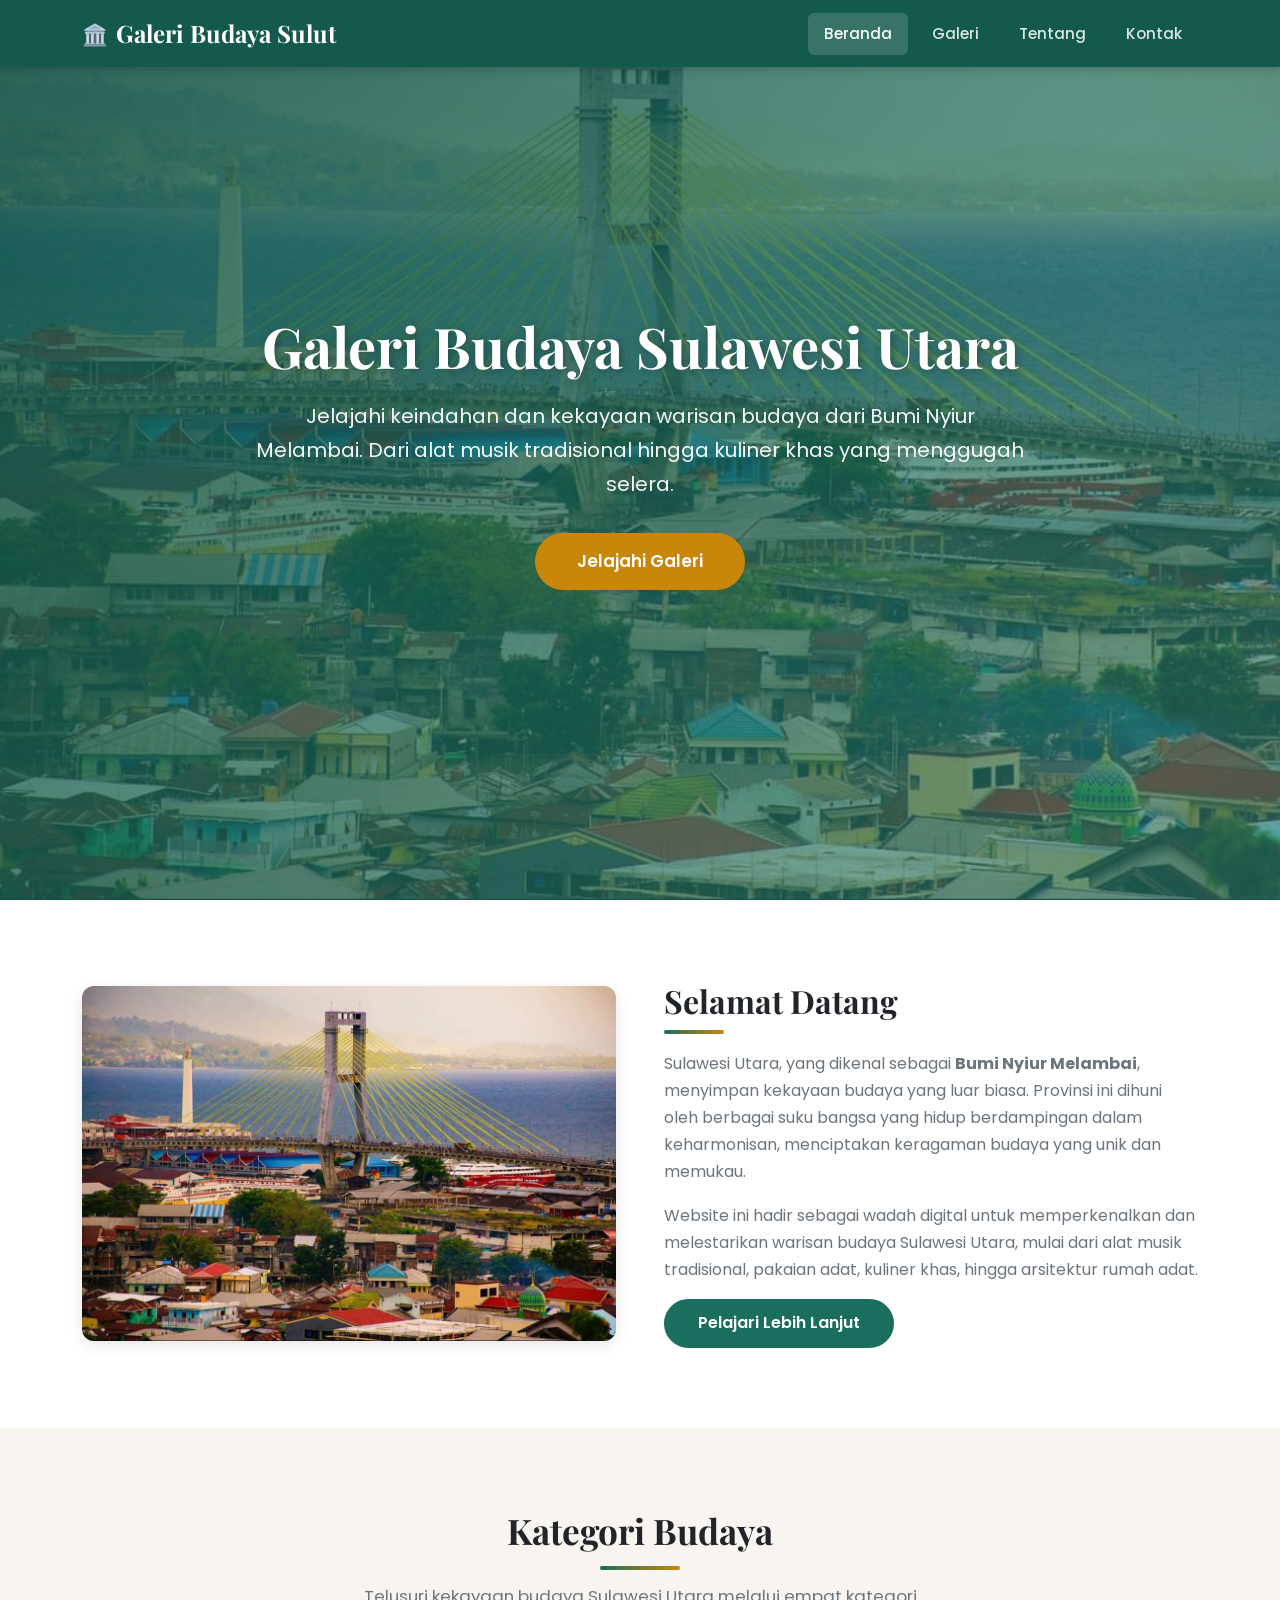
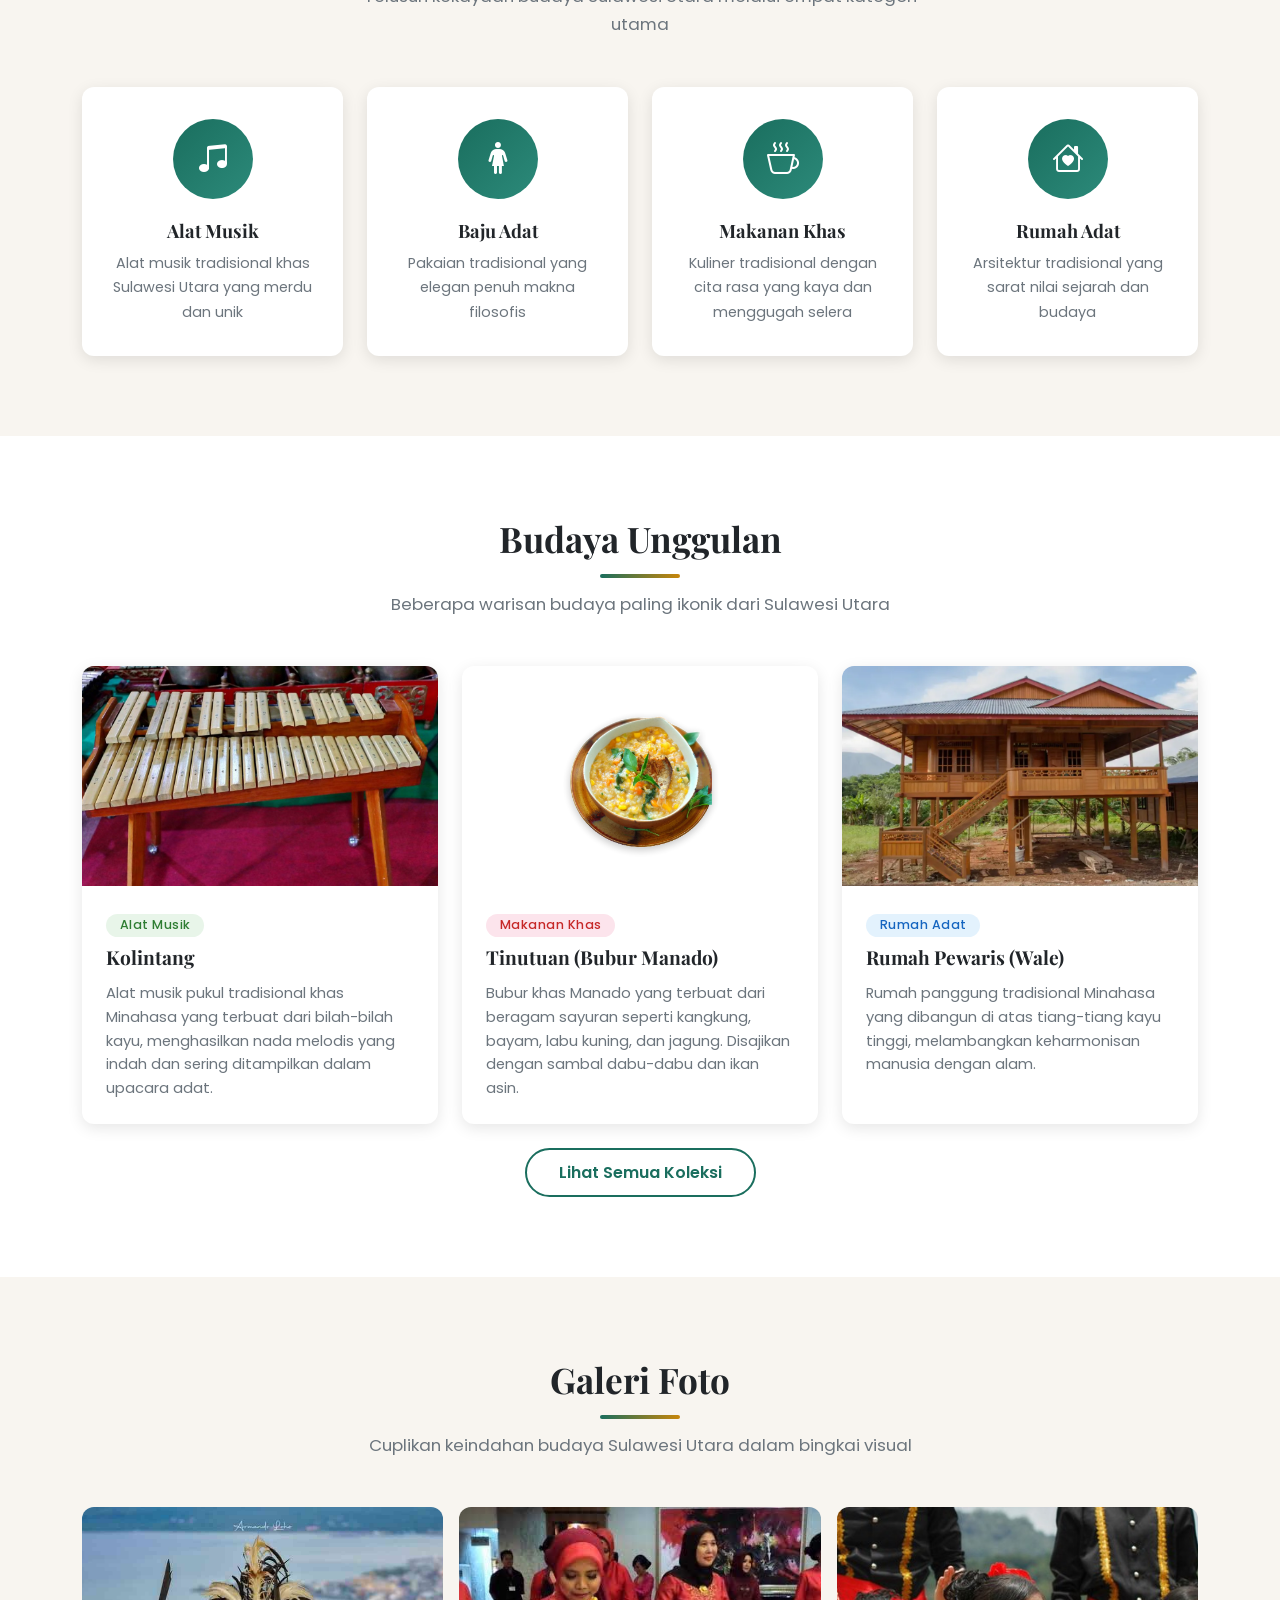
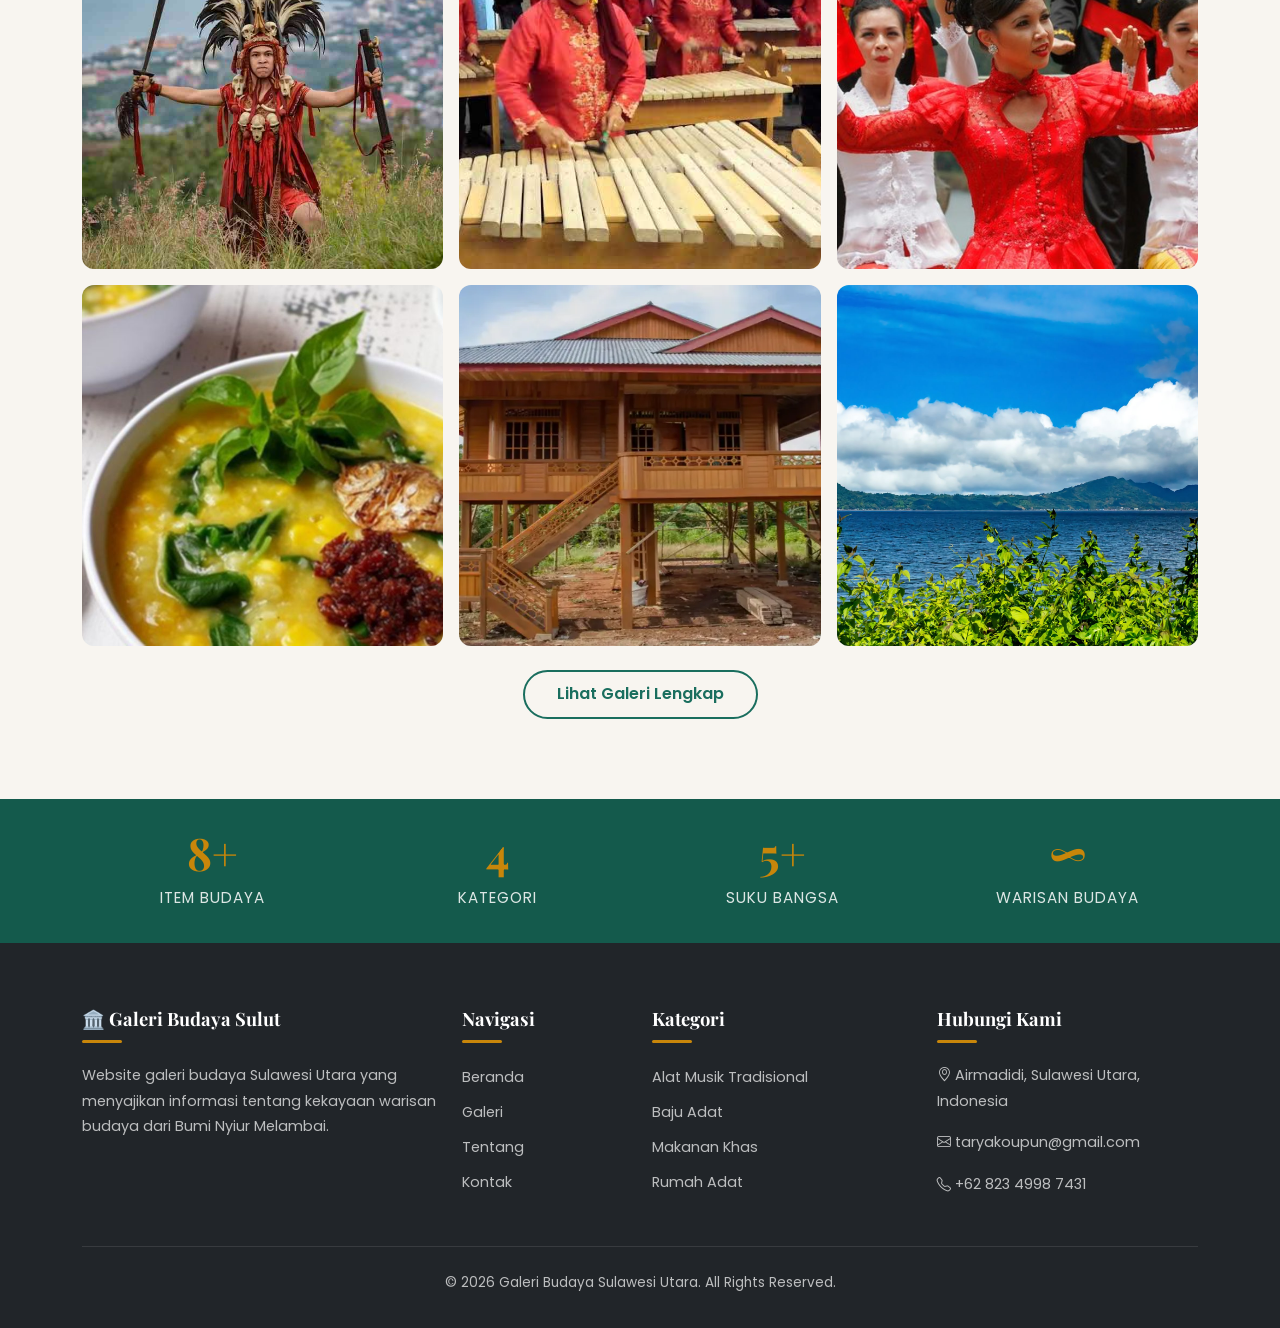
<file: index.html>
<!DOCTYPE html>
<html lang="id">
<head>
  <meta charset="UTF-8">
  <meta name="viewport" content="width=device-width, initial-scale=1.0">
  <meta name="description" content="Galeri Budaya Sulawesi Utara - Jelajahi kekayaan budaya, alat musik, baju adat, makanan khas, dan rumah adat Sulawesi Utara.">
  <title>Beranda | Galeri Budaya Sulawesi Utara</title>

  <!-- Font Google -->
  <link rel="preconnect" href="https://fonts.googleapis.com">
  <link rel="preconnect" href="https://fonts.gstatic.com" crossorigin>
  <link href="https://fonts.googleapis.com/css2?family=Playfair+Display:wght@400;600;700&family=Poppins:wght@300;400;500;600&display=swap" rel="stylesheet">

  <!-- CSS Bootstrap 5 -->
  <link href="https://cdn.jsdelivr.net/npm/bootstrap@5.3.3/dist/css/bootstrap.min.css" rel="stylesheet">

  <!-- Ikon Bootstrap -->
  <link href="https://cdn.jsdelivr.net/npm/bootstrap-icons@1.11.3/font/bootstrap-icons.min.css" rel="stylesheet">

  <!-- CSS kustom -->
  <link rel="stylesheet" href="css/style.css">
</head>
<body>

  <!-- BILAH NAVIGASI -->
  <header>
    <nav class="navbar-custom" role="navigation" aria-label="Navigasi utama">
      <div class="container navbar-container">
        <a class="navbar-brand" href="index.html">
          <span class="navbar-brand-icon">🏛️</span> Galeri Budaya Sulut
        </a>
        <input type="checkbox" id="nav-check" class="nav-check" aria-hidden="true">
        <label for="nav-check" class="nav-toggle" aria-label="Buka menu navigasi">
          <span class="hamburger-icon"></span>
        </label>
        <div class="nav-menu">
          <a href="index.html" class="nav-link active">Beranda</a>
          <a href="galeri.html" class="nav-link">Galeri</a>
          <a href="tentang.html" class="nav-link">Tentang</a>
          <a href="kontak.html" class="nav-link">Kontak</a>
        </div>
      </div>
    </nav>
  </header>

  <!--  BAGIAN BANNER UTAMA  -->
  <section class="hero" style="background-image: url('img/Hero.jpg');">
    <div class="hero-overlay">
      <div class="container">
        <div class="hero-content">
          <h1>Galeri Budaya Sulawesi Utara</h1>
          <p>Jelajahi keindahan dan kekayaan warisan budaya dari Bumi Nyiur Melambai. Dari alat musik tradisional hingga kuliner khas yang menggugah selera.</p>
          <a href="galeri.html" class="btn btn-hero">Jelajahi Galeri</a>
        </div>
      </div>
    </div>
  </section>

  <main>

    <!--BAGIAN 1: SELAMAT DATANG -->
    <section class="section" id="selamat-datang">
      <div class="container">
        <div class="row align-items-center g-5">
          <div class="col-lg-6">
            <div class="about-image">

              <img src="img/Hero.jpg" alt="Kebudayaan Sulawesi Utara" class="img-fluid">
            </div>
          </div>
          <div class="col-lg-6">
            <div class="about-text">
              <h2>Selamat Datang</h2>
              <p>Sulawesi Utara, yang dikenal sebagai <strong>Bumi Nyiur Melambai</strong>, menyimpan kekayaan budaya yang luar biasa. Provinsi ini dihuni oleh berbagai suku bangsa yang hidup berdampingan dalam keharmonisan, menciptakan keragaman budaya yang unik dan memukau.</p>
              <p>Website ini hadir sebagai wadah digital untuk memperkenalkan dan melestarikan warisan budaya Sulawesi Utara, mulai dari alat musik tradisional, pakaian adat, kuliner khas, hingga arsitektur rumah adat.</p>
              <a href="tentang.html" class="btn btn-primary-custom">Pelajari Lebih Lanjut</a>
            </div>
          </div>
        </div>
      </div>
    </section>

    <!-- BAGIAN 2: KATEGORI BUDAYA -->
    <section class="section section-light" id="kategori">
      <div class="container">
        <h2 class="section-title">Kategori Budaya</h2>
        <p class="section-subtitle">Telusuri kekayaan budaya Sulawesi Utara melalui empat kategori utama</p>
        <div class="row g-4">
          <!-- Kategori 1: Alat Musik -->
          <div class="col-lg-3 col-md-6">
            <div class="category-card">
              <div class="category-card-icon">
                <i class="bi bi-music-note-beamed"></i>
              </div>
              <h4>Alat Musik</h4>
              <p>Alat musik tradisional khas Sulawesi Utara yang merdu dan unik</p>
            </div>
          </div>
          <!-- Kategori 2: Baju Adat -->
          <div class="col-lg-3 col-md-6">
            <div class="category-card">
              <div class="category-card-icon">
                <i class="bi bi-person-standing-dress"></i>
              </div>
              <h4>Baju Adat</h4>
              <p>Pakaian tradisional yang elegan penuh makna filosofis</p>
            </div>
          </div>
          <!-- Kategori 3: Makanan -->
          <div class="col-lg-3 col-md-6">
            <div class="category-card">
              <div class="category-card-icon">
                <i class="bi bi-cup-hot"></i>
              </div>
              <h4>Makanan Khas</h4>
              <p>Kuliner tradisional dengan cita rasa yang kaya dan menggugah selera</p>
            </div>
          </div>
          <!-- Kategori 4: Rumah Adat -->
          <div class="col-lg-3 col-md-6">
            <div class="category-card">
              <div class="category-card-icon">
                <i class="bi bi-house-heart"></i>
              </div>
              <h4>Rumah Adat</h4>
              <p>Arsitektur tradisional yang sarat nilai sejarah dan budaya</p>
            </div>
          </div>
        </div>
      </div>
    </section>

    <!-- BAGIAN 3: BUDAYA UNGGULAN -->
    <section class="section" id="unggulan">
      <div class="container">
        <h2 class="section-title">Budaya Unggulan</h2>
        <p class="section-subtitle">Beberapa warisan budaya paling ikonik dari Sulawesi Utara</p>
        <div class="row g-4">
          <!-- Item 1: Kolintang -->
          <div class="col-lg-4 col-md-6">
            <article class="card card-custom">
              <div class="card-img-wrapper">
                
                <img src="img/Ko.jpeg" class="card-img-top" alt="Alat musik Kolintang">
              </div>
              <div class="card-body">
                <span class="badge badge-category badge-musik mb-2">Alat Musik</span>
                <h5 class="card-title">Kolintang</h5>
                <p class="card-text">Alat musik pukul tradisional khas Minahasa yang terbuat dari bilah-bilah kayu, menghasilkan nada melodis yang indah dan sering ditampilkan dalam upacara adat.</p>
              </div>
            </article>
          </div>
          <!-- Item 2: Tinutuan -->
          <div class="col-lg-4 col-md-6">
            <article class="card card-custom">
              <div class="card-img-wrapper">
                
                <img src="img/Tinutuan.png" class="card-img-top" alt="Makanan Tinutuan atau Bubur Manado">
              </div>
              <div class="card-body">
                <span class="badge badge-category badge-makanan mb-2">Makanan Khas</span>
                <h5 class="card-title">Tinutuan (Bubur Manado)</h5>
                <p class="card-text">Bubur khas Manado yang terbuat dari beragam sayuran seperti kangkung, bayam, labu kuning, dan jagung. Disajikan dengan sambal dabu-dabu dan ikan asin.</p>
              </div>
            </article>
          </div>
          <!-- Item 3: Rumah Pewaris -->
          <div class="col-lg-4 col-md-6">
            <article class="card card-custom">
              <div class="card-img-wrapper">
                
                <img src="img/rumah pewaris.webp" class="card-img-top" alt="Rumah Pewaris Wale Minahasa">
              </div>
              <div class="card-body">
                <span class="badge badge-category badge-rumah mb-2">Rumah Adat</span>
                <h5 class="card-title">Rumah Pewaris (Wale)</h5>
                <p class="card-text">Rumah panggung tradisional Minahasa yang dibangun di atas tiang-tiang kayu tinggi, melambangkan keharmonisan manusia dengan alam.</p>
              </div>
            </article>
          </div>
        </div>
        <div class="text-center mt-4">
          <a href="galeri.html" class="btn btn-outline-custom">Lihat Semua Koleksi</a>
        </div>
      </div>
    </section>

    <!--BAGIAN 4: GALERI FOTO-->
    <section class="section section-light" id="galeri-preview">
      <div class="container">
        <h2 class="section-title">Galeri Foto</h2>
        <p class="section-subtitle">Cuplikan keindahan budaya Sulawesi Utara dalam bingkai visual</p>
        <div class="gallery-grid">
          <!-- Item galeri 1 -->
          <div class="gallery-item">
            
            <img src="img/Kabasaran.jpeg" alt="Tari Kabasaran">
            <div class="gallery-item-overlay">
              <p>Tari Kabasaran</p>
            </div>
          </div>
          <!-- Item galeri 2 -->
          <div class="gallery-item">
            <img src="img/Pertunjukan kolintang.jpg" alt="Pertunjukan Kolintang">
            <div class="gallery-item-overlay">
              <p>Pertunjukan Kolintang</p>
            </div>
          </div>
          <!-- Item galeri 3 -->
          <div class="gallery-item">
            <img src="img/Pakaian adat.jpeg" alt="Pakaian Adat Minahasa">
            <div class="gallery-item-overlay">
              <p>Pakaian Adat Minahasa</p>
            </div>
          </div>
          <!-- Item galeri 4 -->
          <div class="gallery-item">
            <img src="img/Kuliner.png" alt="Kuliner Khas Sulut">
            <div class="gallery-item-overlay">
              <p>Kuliner Khas Sulut</p>
            </div>
          </div>
          <!-- Item galeri 5 -->
          <div class="gallery-item">
            <img src="img/rumah pewaris.webp" alt="Rumah Adat Minahasa">
            <div class="gallery-item-overlay">
              <p>Rumah Adat Minahasa</p>
            </div>
          </div>
          <!-- Item galeri 6 -->
          <div class="gallery-item">
            <img src="img/danautondano.png" alt="Panorama Danau Tondano">
            <div class="gallery-item-overlay">
              <p>Panorama Danau Tondano</p>
            </div>
          </div>
        </div>
        <div class="text-center mt-4">
          <a href="galeri.html" class="btn btn-outline-custom">Lihat Galeri Lengkap</a>
        </div>
      </div>
    </section>

    <!-- BAGIAN STATISTIK-->
    <section class="stats-section">
      <div class="container">
        <div class="row text-center">
          <div class="col-md-3 col-6">
            <div class="stat-item">
              <span class="stat-number">8+</span>
              <span class="stat-label">Item Budaya</span>
            </div>
          </div>
          <div class="col-md-3 col-6">
            <div class="stat-item">
              <span class="stat-number">4</span>
              <span class="stat-label">Kategori</span>
            </div>
          </div>
          <div class="col-md-3 col-6">
            <div class="stat-item">
              <span class="stat-number">5+</span>
              <span class="stat-label">Suku Bangsa</span>
            </div>
          </div>
          <div class="col-md-3 col-6">
            <div class="stat-item">
              <span class="stat-number">∞</span>
              <span class="stat-label">Warisan Budaya</span>
            </div>
          </div>
        </div>
      </div>
    </section>

  </main>

  <!--KAKI HALAMAN-->
  <footer class="footer">
    <div class="container">
      <div class="row g-4">
        <!-- Kaki halaman: Tentang -->
        <div class="col-lg-4 col-md-6">
          <h5>🏛️ Galeri Budaya Sulut</h5>
          <p>Website galeri budaya Sulawesi Utara yang menyajikan informasi tentang kekayaan warisan budaya dari Bumi Nyiur Melambai.</p>
        </div>
        <!-- Kaki halaman: Navigasi -->
        <div class="col-lg-2 col-md-6">
          <h5>Navigasi</h5>
          <ul class="footer-links">
            <li><a href="index.html">Beranda</a></li>
            <li><a href="galeri.html">Galeri</a></li>
            <li><a href="tentang.html">Tentang</a></li>
            <li><a href="kontak.html">Kontak</a></li>
          </ul>
        </div>
        <!-- Kaki halaman: Kategori -->
        <div class="col-lg-3 col-md-6">
          <h5>Kategori</h5>
          <ul class="footer-links">
            <li><a href="galeri.html#alat-musik">Alat Musik Tradisional</a></li>
            <li><a href="galeri.html#baju-adat">Baju Adat</a></li>
            <li><a href="galeri.html#makanan">Makanan Khas</a></li>
            <li><a href="galeri.html#rumah-adat">Rumah Adat</a></li>
          </ul>
        </div>
        <!-- Kaki halaman: Kontak -->
        <div class="col-lg-3 col-md-6">
          <h5>Hubungi Kami</h5>
          <p><i class="bi bi-geo-alt"></i> Airmadidi, Sulawesi Utara, Indonesia</p>
          <p><i class="bi bi-envelope"></i> taryakoupun@gmail.com</p>
          <p><i class="bi bi-telephone"></i> +62 823 4998 7431</p>
        </div>
      </div>
      <div class="footer-bottom">
        <p>&copy; 2026 Galeri Budaya Sulawesi Utara. All Rights Reserved.</p>
      </div>
    </div>
  </footer>

</body>
</html>
</file>
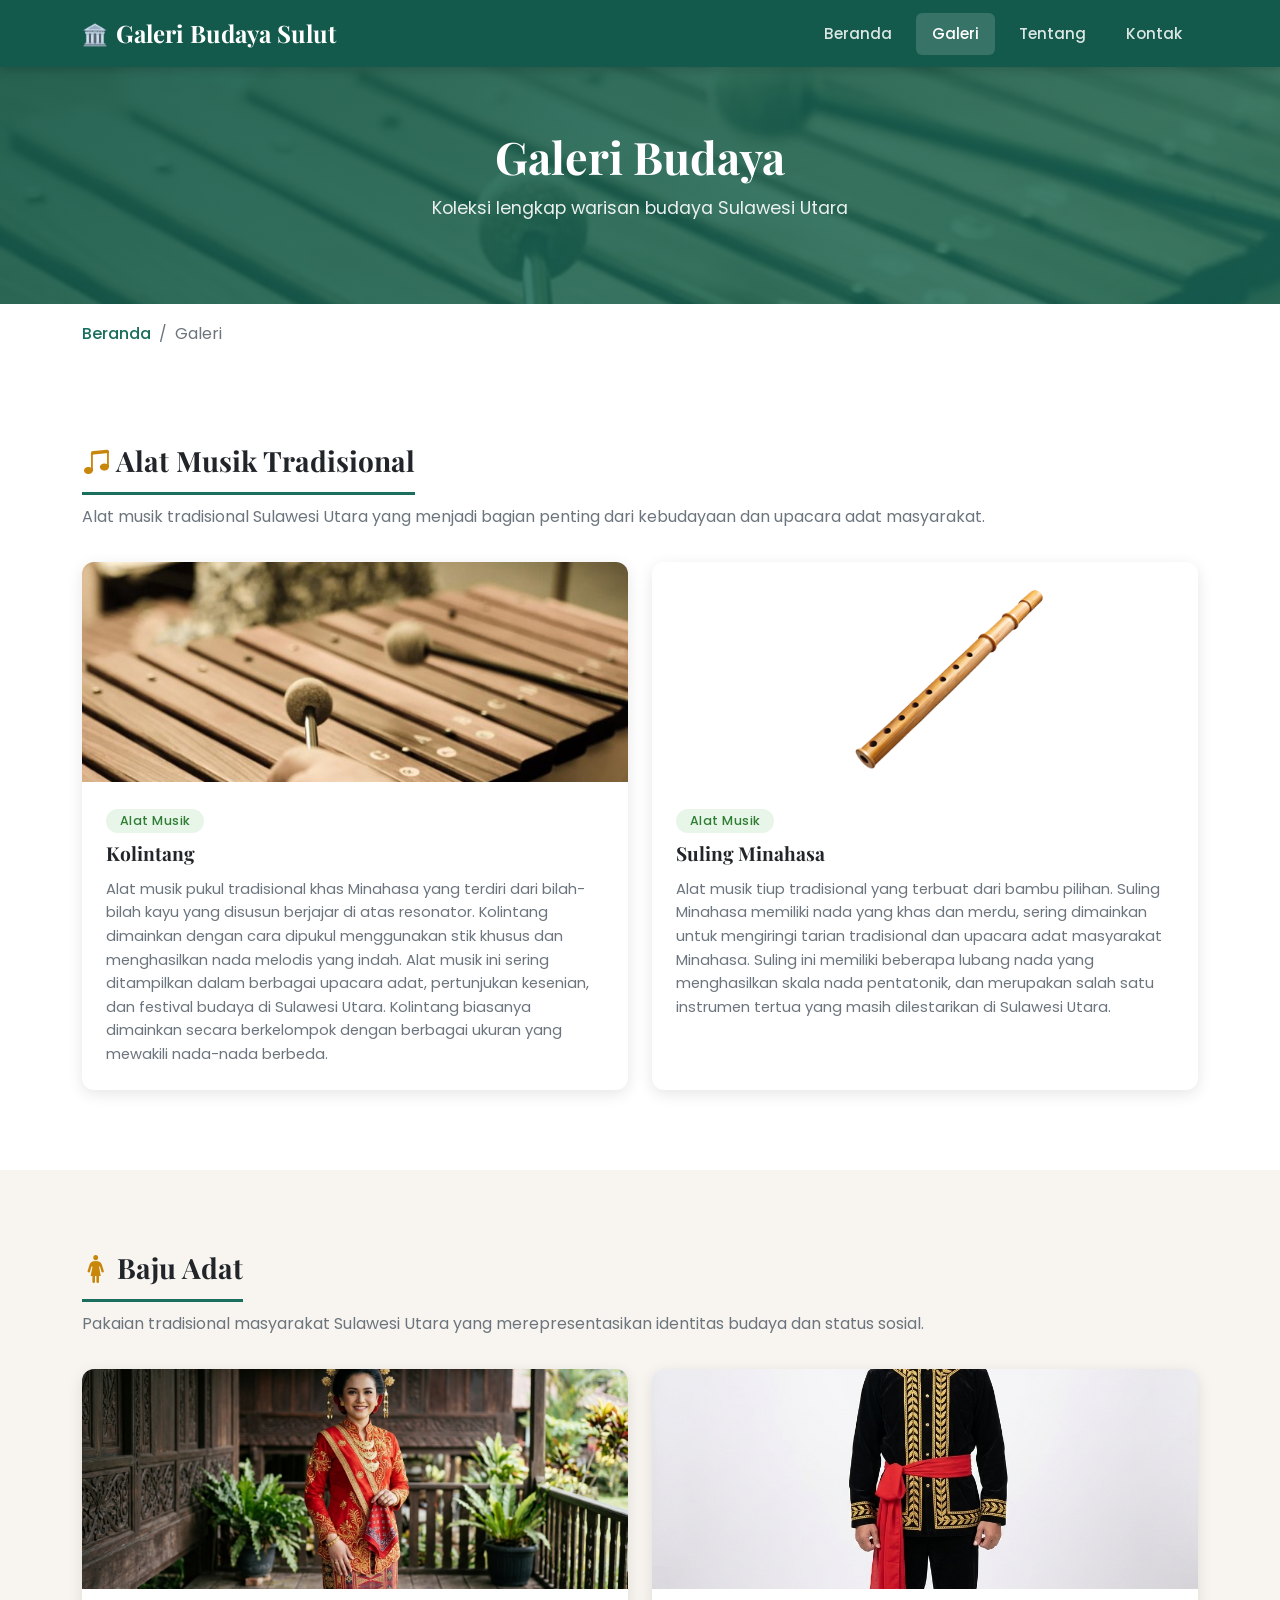
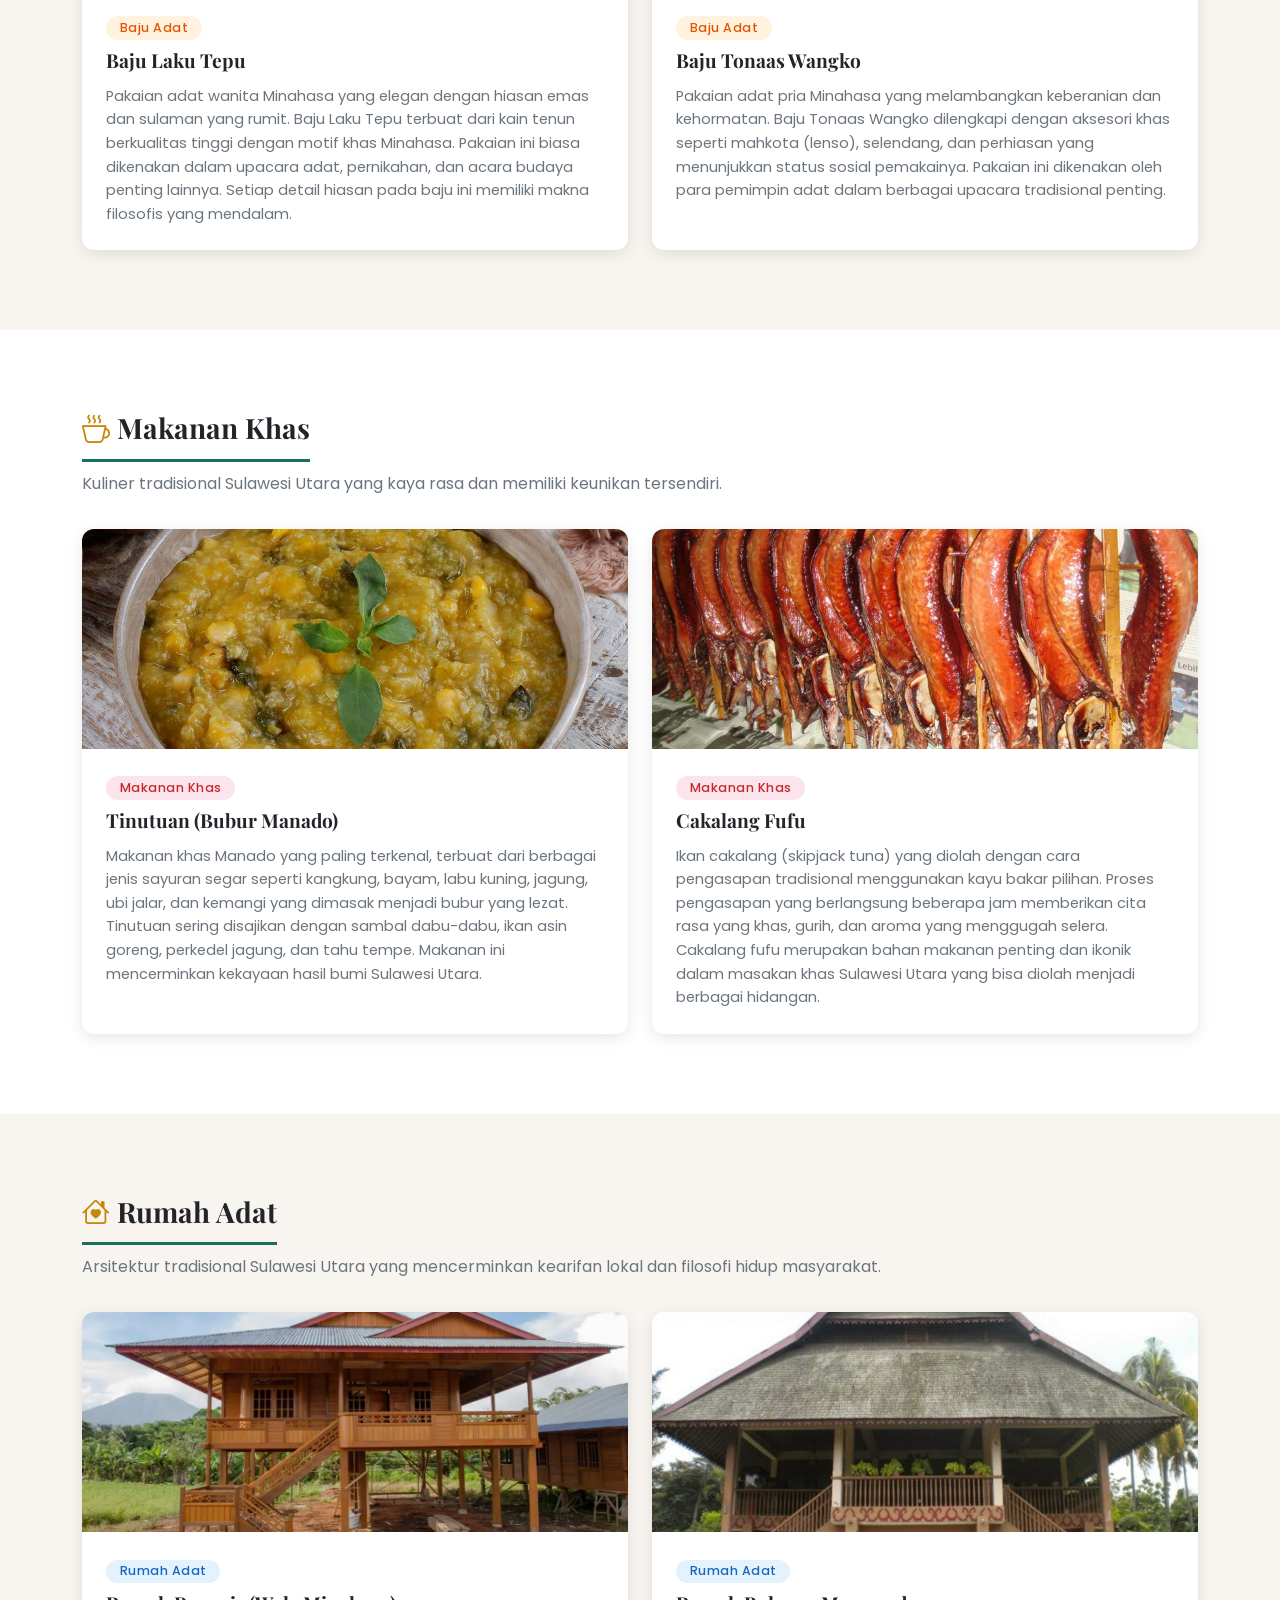
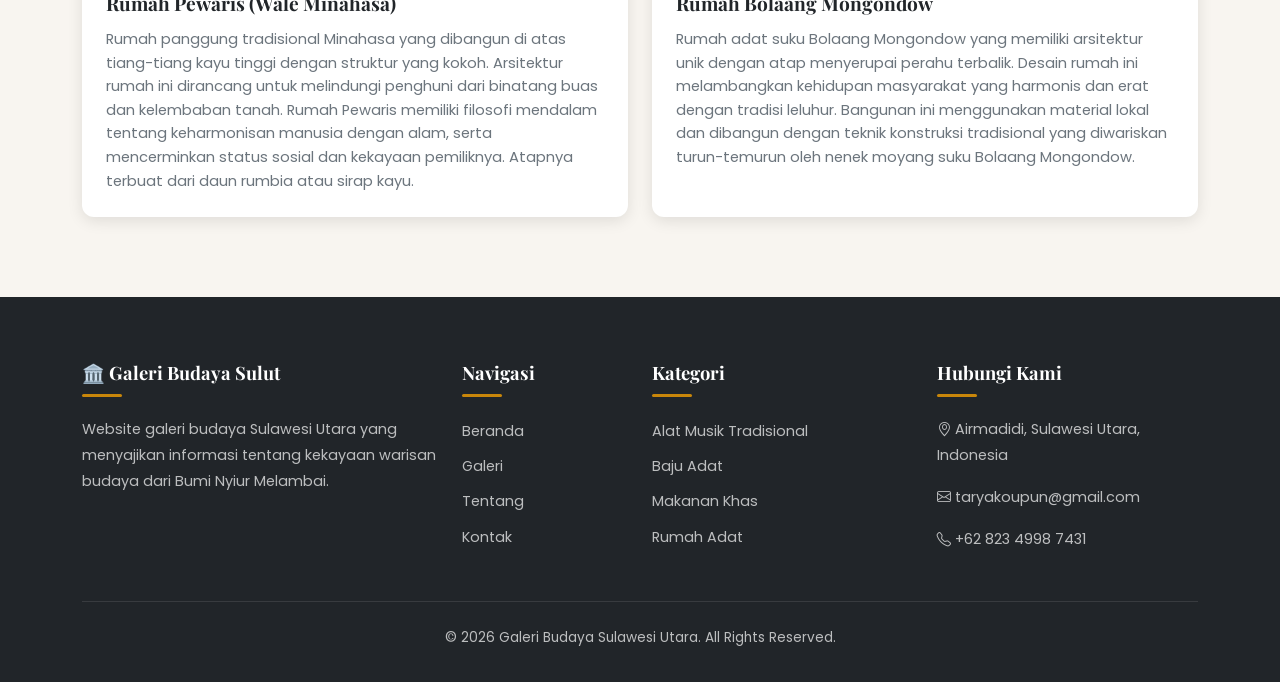
<file: galeri.html>
<!DOCTYPE html>
<html lang="id">
<head>
  <meta charset="UTF-8">
  <meta name="viewport" content="width=device-width, initial-scale=1.0">
  <meta name="description" content="Galeri lengkap budaya Sulawesi Utara - Alat Musik, Baju Adat, Makanan Khas, dan Rumah Adat.">
  <title>Galeri | Galeri Budaya Sulawesi Utara</title>

  <!-- Font Google -->
  <link rel="preconnect" href="https://fonts.googleapis.com">
  <link rel="preconnect" href="https://fonts.gstatic.com" crossorigin>
  <link href="https://fonts.googleapis.com/css2?family=Playfair+Display:wght@400;600;700&family=Poppins:wght@300;400;500;600&display=swap" rel="stylesheet">

  <!-- CSS Bootstrap 5 -->
  <link href="https://cdn.jsdelivr.net/npm/bootstrap@5.3.3/dist/css/bootstrap.min.css" rel="stylesheet">

  <!-- Ikon Bootstrap -->
  <link href="https://cdn.jsdelivr.net/npm/bootstrap-icons@1.11.3/font/bootstrap-icons.min.css" rel="stylesheet">

  <!-- CSS kustom -->
  <link rel="stylesheet" href="css/style.css">
</head>
<body>

  <!--BILAH NAVIGASI-->
  <header>
    <nav class="navbar-custom" role="navigation" aria-label="Navigasi utama">
      <div class="container navbar-container">
        <a class="navbar-brand" href="index.html">
          <span class="navbar-brand-icon">🏛️</span> Galeri Budaya Sulut
        </a>
        <input type="checkbox" id="nav-check" class="nav-check" aria-hidden="true">
        <label for="nav-check" class="nav-toggle" aria-label="Buka menu navigasi">
          <span class="hamburger-icon"></span>
        </label>
        <div class="nav-menu">
          <a href="index.html" class="nav-link">Beranda</a>
          <a href="galeri.html" class="nav-link active">Galeri</a>
          <a href="tentang.html" class="nav-link">Tentang</a>
          <a href="kontak.html" class="nav-link">Kontak</a>
        </div>
      </div>
    </nav>
  </header>

 
  <section class="page-banner" style="background-image: url(img/Kolintang_.jpeg);">
    <div class="page-banner-overlay"></div>
    <div class="container">
      <div class="page-banner-content">
        <h1>Galeri Budaya</h1>
        <p>Koleksi lengkap warisan budaya Sulawesi Utara</p>
      </div>
    </div>
  </section>

  <main>

    <!-- Jejak navigasi -->
    <div class="breadcrumb-custom">
      <div class="container">
        <nav aria-label="breadcrumb">
          <ol class="breadcrumb">
            <li class="breadcrumb-item"><a href="index.html">Beranda</a></li>
            <li class="breadcrumb-item active" aria-current="page">Galeri</li>
          </ol>
        </nav>
      </div>
    </div>

    <!--KATEGORI 1: ALAT MUSIK TRADISIONAL-->
    <section class="section" id="alat-musik">
      <div class="container">
        <h2 class="category-title"><i class="bi bi-music-note-beamed text-secondary-custom"></i> Alat Musik Tradisional</h2>
        <p class="category-description">Alat musik tradisional Sulawesi Utara yang menjadi bagian penting dari kebudayaan dan upacara adat masyarakat.</p>
        <div class="row g-4">
          <!-- Item 1: Kolintang -->
          <div class="col-lg-6 col-md-6">
            <article class="card card-custom">
              <div class="card-img-wrapper">
               
                <img src="img/Kolintang_.jpeg" class="card-img-top" alt="Alat musik Kolintang">
              </div>
              <div class="card-body">
                <span class="badge badge-category badge-musik mb-2">Alat Musik</span>
                <h5 class="card-title">Kolintang</h5>
                <p class="card-text">Alat musik pukul tradisional khas Minahasa yang terdiri dari bilah-bilah kayu yang disusun berjajar di atas resonator. Kolintang dimainkan dengan cara dipukul menggunakan stik khusus dan menghasilkan nada melodis yang indah. Alat musik ini sering ditampilkan dalam berbagai upacara adat, pertunjukan kesenian, dan festival budaya di Sulawesi Utara. Kolintang biasanya dimainkan secara berkelompok dengan berbagai ukuran yang mewakili nada-nada berbeda.</p>
              </div>
            </article>
          </div>
          <!-- Item 2: Suling Minahasa -->
          <div class="col-lg-6 col-md-6">
            <article class="card card-custom">
              <div class="card-img-wrapper">
                
                <img src="img/Suling minahasa.png" class="card-img-top" alt="Suling Minahasa">
              </div>
              <div class="card-body">
                <span class="badge badge-category badge-musik mb-2">Alat Musik</span>
                <h5 class="card-title">Suling Minahasa</h5>
                <p class="card-text">Alat musik tiup tradisional yang terbuat dari bambu pilihan. Suling Minahasa memiliki nada yang khas dan merdu, sering dimainkan untuk mengiringi tarian tradisional dan upacara adat masyarakat Minahasa. Suling ini memiliki beberapa lubang nada yang menghasilkan skala nada pentatonik, dan merupakan salah satu instrumen tertua yang masih dilestarikan di Sulawesi Utara.</p>
              </div>
            </article>
          </div>
        </div>
      </div>
    </section>

    <!--KATEGORI 2: BAJU ADAT-->
    <section class="section section-light" id="baju-adat">
      <div class="container">
        <h2 class="category-title"><i class="bi bi-person-standing-dress text-secondary-custom"></i> Baju Adat</h2>
        <p class="category-description">Pakaian tradisional masyarakat Sulawesi Utara yang merepresentasikan identitas budaya dan status sosial.</p>
        <div class="row g-4">
          <!-- Item 3: Baju Laku Tepu -->
          <div class="col-lg-6 col-md-6">
            <article class="card card-custom">
              <div class="card-img-wrapper">
                
                <img src="img/Lakutepu.jpg" class="card-img-top" alt="Baju adat Laku Tepu">
              </div>
              <div class="card-body">
                <span class="badge badge-category badge-pakaian mb-2">Baju Adat</span>
                <h5 class="card-title">Baju Laku Tepu</h5>
                <p class="card-text">Pakaian adat wanita Minahasa yang elegan dengan hiasan emas dan sulaman yang rumit. Baju Laku Tepu terbuat dari kain tenun berkualitas tinggi dengan motif khas Minahasa. Pakaian ini biasa dikenakan dalam upacara adat, pernikahan, dan acara budaya penting lainnya. Setiap detail hiasan pada baju ini memiliki makna filosofis yang mendalam.</p>
              </div>
            </article>
          </div>
          <!-- Item 4: Baju Tonaas Wangko -->
          <div class="col-lg-6 col-md-6">
            <article class="card card-custom">
              <div class="card-img-wrapper">
                
                <img src="img/Tonaaswangko.jpg" class="card-img-top" alt="Baju adat Tonaas Wangko">
              </div>
              <div class="card-body">
                <span class="badge badge-category badge-pakaian mb-2">Baju Adat</span>
                <h5 class="card-title">Baju Tonaas Wangko</h5>
                <p class="card-text">Pakaian adat pria Minahasa yang melambangkan keberanian dan kehormatan. Baju Tonaas Wangko dilengkapi dengan aksesori khas seperti mahkota (lenso), selendang, dan perhiasan yang menunjukkan status sosial pemakainya. Pakaian ini dikenakan oleh para pemimpin adat dalam berbagai upacara tradisional penting.</p>
              </div>
            </article>
          </div>
        </div>
      </div>
    </section>

    <!--KATEGORI 3: MAKANAN KHAS-->
    <section class="section" id="makanan">
      <div class="container">
        <h2 class="category-title"><i class="bi bi-cup-hot text-secondary-custom"></i> Makanan Khas</h2>
        <p class="category-description">Kuliner tradisional Sulawesi Utara yang kaya rasa dan memiliki keunikan tersendiri.</p>
        <div class="row g-4">
          <!-- Item 5: Tinutuan -->
          <div class="col-lg-6 col-md-6">
            <article class="card card-custom">  
              <div class="card-img-wrapper">
                
                <img src="img/Bubur manado.jpg" class="card-img-top" alt="Makanan Tinutuan atau Bubur Manado">
              </div>
              <div class="card-body">
                <span class="badge badge-category badge-makanan mb-2">Makanan Khas</span>
                <h5 class="card-title">Tinutuan (Bubur Manado)</h5>
                <p class="card-text">Makanan khas Manado yang paling terkenal, terbuat dari berbagai jenis sayuran segar seperti kangkung, bayam, labu kuning, jagung, ubi jalar, dan kemangi yang dimasak menjadi bubur yang lezat. Tinutuan sering disajikan dengan sambal dabu-dabu, ikan asin goreng, perkedel jagung, dan tahu tempe. Makanan ini mencerminkan kekayaan hasil bumi Sulawesi Utara.</p>
              </div>
            </article>
          </div>
          <!-- Item 6: Cakalang Fufu -->
          <div class="col-lg-6 col-md-6">
            <article class="card card-custom">
              <div class="card-img-wrapper">
               
                <img src="img/Cakalang fufu.jpg" class="card-img-top" alt="Cakalang Fufu">
              </div>
              <div class="card-body">
                <span class="badge badge-category badge-makanan mb-2">Makanan Khas</span>
                <h5 class="card-title">Cakalang Fufu</h5>
                <p class="card-text">Ikan cakalang (skipjack tuna) yang diolah dengan cara pengasapan tradisional menggunakan kayu bakar pilihan. Proses pengasapan yang berlangsung beberapa jam memberikan cita rasa yang khas, gurih, dan aroma yang menggugah selera. Cakalang fufu merupakan bahan makanan penting dan ikonik dalam masakan khas Sulawesi Utara yang bisa diolah menjadi berbagai hidangan.</p>
              </div>
            </article>
          </div>
        </div>
      </div>
    </section>

    <!--KATEGORI 4: RUMAH ADAT-->
    <section class="section section-light" id="rumah-adat">
      <div class="container">
        <h2 class="category-title"><i class="bi bi-house-heart text-secondary-custom"></i> Rumah Adat</h2>
        <p class="category-description">Arsitektur tradisional Sulawesi Utara yang mencerminkan kearifan lokal dan filosofi hidup masyarakat.</p>
        <div class="row g-4">
          <!-- Item 7: Rumah Pewaris -->
          <div class="col-lg-6 col-md-6">
            <article class="card card-custom">
              <div class="card-img-wrapper">
                
                <img src="img/rumah pewaris.webp" class="card-img-top" alt="Rumah adat Pewaris Wale Minahasa">
              </div>
              <div class="card-body">
                <span class="badge badge-category badge-rumah mb-2">Rumah Adat</span>
                <h5 class="card-title">Rumah Pewaris (Wale Minahasa)</h5>
                <p class="card-text">Rumah panggung tradisional Minahasa yang dibangun di atas tiang-tiang kayu tinggi dengan struktur yang kokoh. Arsitektur rumah ini dirancang untuk melindungi penghuni dari binatang buas dan kelembaban tanah. Rumah Pewaris memiliki filosofi mendalam tentang keharmonisan manusia dengan alam, serta mencerminkan status sosial dan kekayaan pemiliknya. Atapnya terbuat dari daun rumbia atau sirap kayu.</p>
              </div>
            </article>
          </div>
          <!-- Item 8: Rumah Bolaang Mongondow -->
          <div class="col-lg-6 col-md-6">
            <article class="card card-custom">
              <div class="card-img-wrapper">
               
                <img src="img/Rumah bolaangjpg.jpg" class="card-img-top" alt="Rumah adat Bolaang Mongondow">
              </div>
              <div class="card-body">
                <span class="badge badge-category badge-rumah mb-2">Rumah Adat</span>
                <h5 class="card-title">Rumah Bolaang Mongondow</h5>
                <p class="card-text">Rumah adat suku Bolaang Mongondow yang memiliki arsitektur unik dengan atap menyerupai perahu terbalik. Desain rumah ini melambangkan kehidupan masyarakat yang harmonis dan erat dengan tradisi leluhur. Bangunan ini menggunakan material lokal dan dibangun dengan teknik konstruksi tradisional yang diwariskan turun-temurun oleh nenek moyang suku Bolaang Mongondow.</p>
              </div>
            </article>
          </div>
        </div>
      </div>
    </section>

  </main>

  <!--KAKI HALAMAN -->
  <footer class="footer">
    <div class="container">
      <div class="row g-4">
        <div class="col-lg-4 col-md-6">
          <h5>🏛️ Galeri Budaya Sulut</h5>
          <p>Website galeri budaya Sulawesi Utara yang menyajikan informasi tentang kekayaan warisan budaya dari Bumi Nyiur Melambai.</p>
        </div>
        <div class="col-lg-2 col-md-6">
          <h5>Navigasi</h5>
          <ul class="footer-links">
            <li><a href="index.html">Beranda</a></li>
            <li><a href="galeri.html">Galeri</a></li>
            <li><a href="tentang.html">Tentang</a></li>
            <li><a href="kontak.html">Kontak</a></li>
          </ul>
        </div>
        <div class="col-lg-3 col-md-6">
          <h5>Kategori</h5>
          <ul class="footer-links">
            <li><a href="galeri.html#alat-musik">Alat Musik Tradisional</a></li>
            <li><a href="galeri.html#baju-adat">Baju Adat</a></li>
            <li><a href="galeri.html#makanan">Makanan Khas</a></li>
            <li><a href="galeri.html#rumah-adat">Rumah Adat</a></li>
          </ul>
        </div>
        <div class="col-lg-3 col-md-6">
          <h5>Hubungi Kami</h5>
          <p><i class="bi bi-geo-alt"></i> Airmadidi, Sulawesi Utara, Indonesia</p>
          <p><i class="bi bi-envelope"></i> taryakoupun@gmail.com</p>
          <p><i class="bi bi-telephone"></i> +62 823 4998 7431</p>
        </div>
      </div>
      <div class="footer-bottom">
        <p>&copy; 2026 Galeri Budaya Sulawesi Utara. All Rights Reserved.</p>
      </div>
    </div>
  </footer>

</body>
</html>
</file>
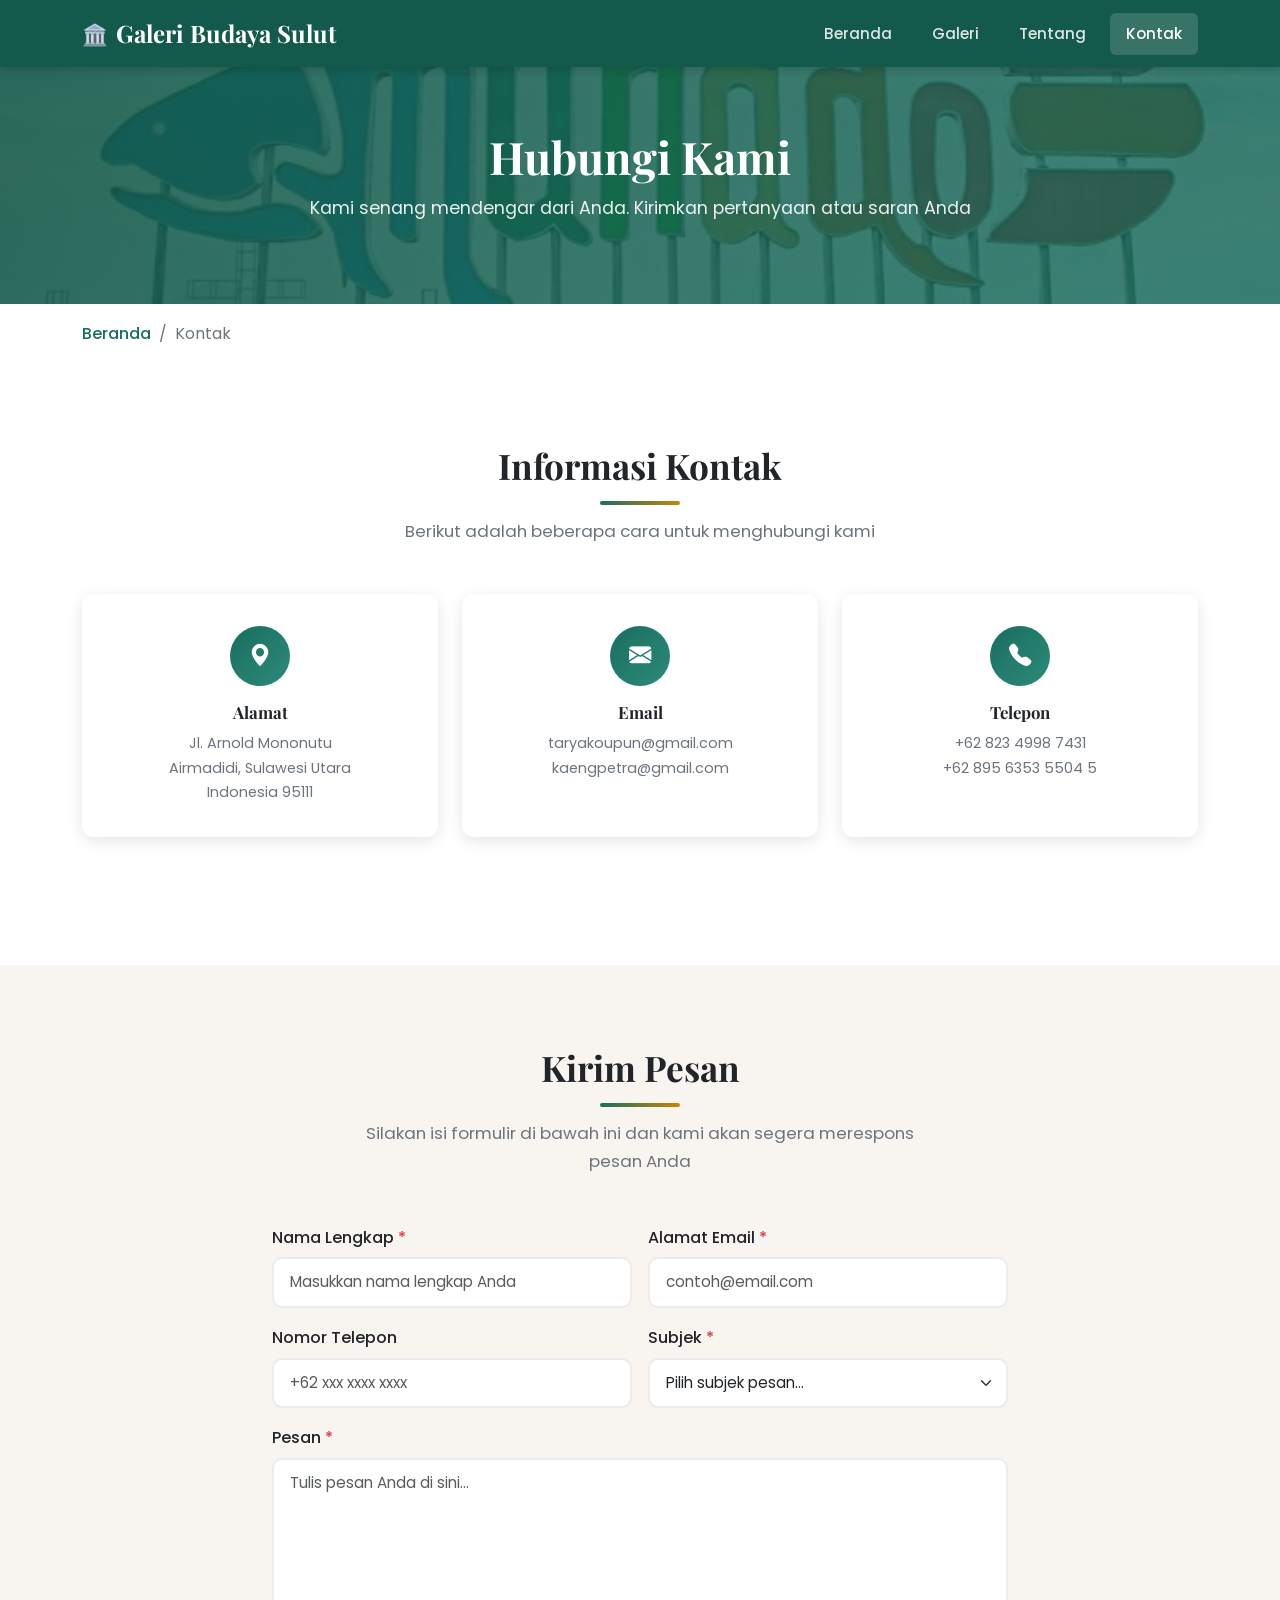
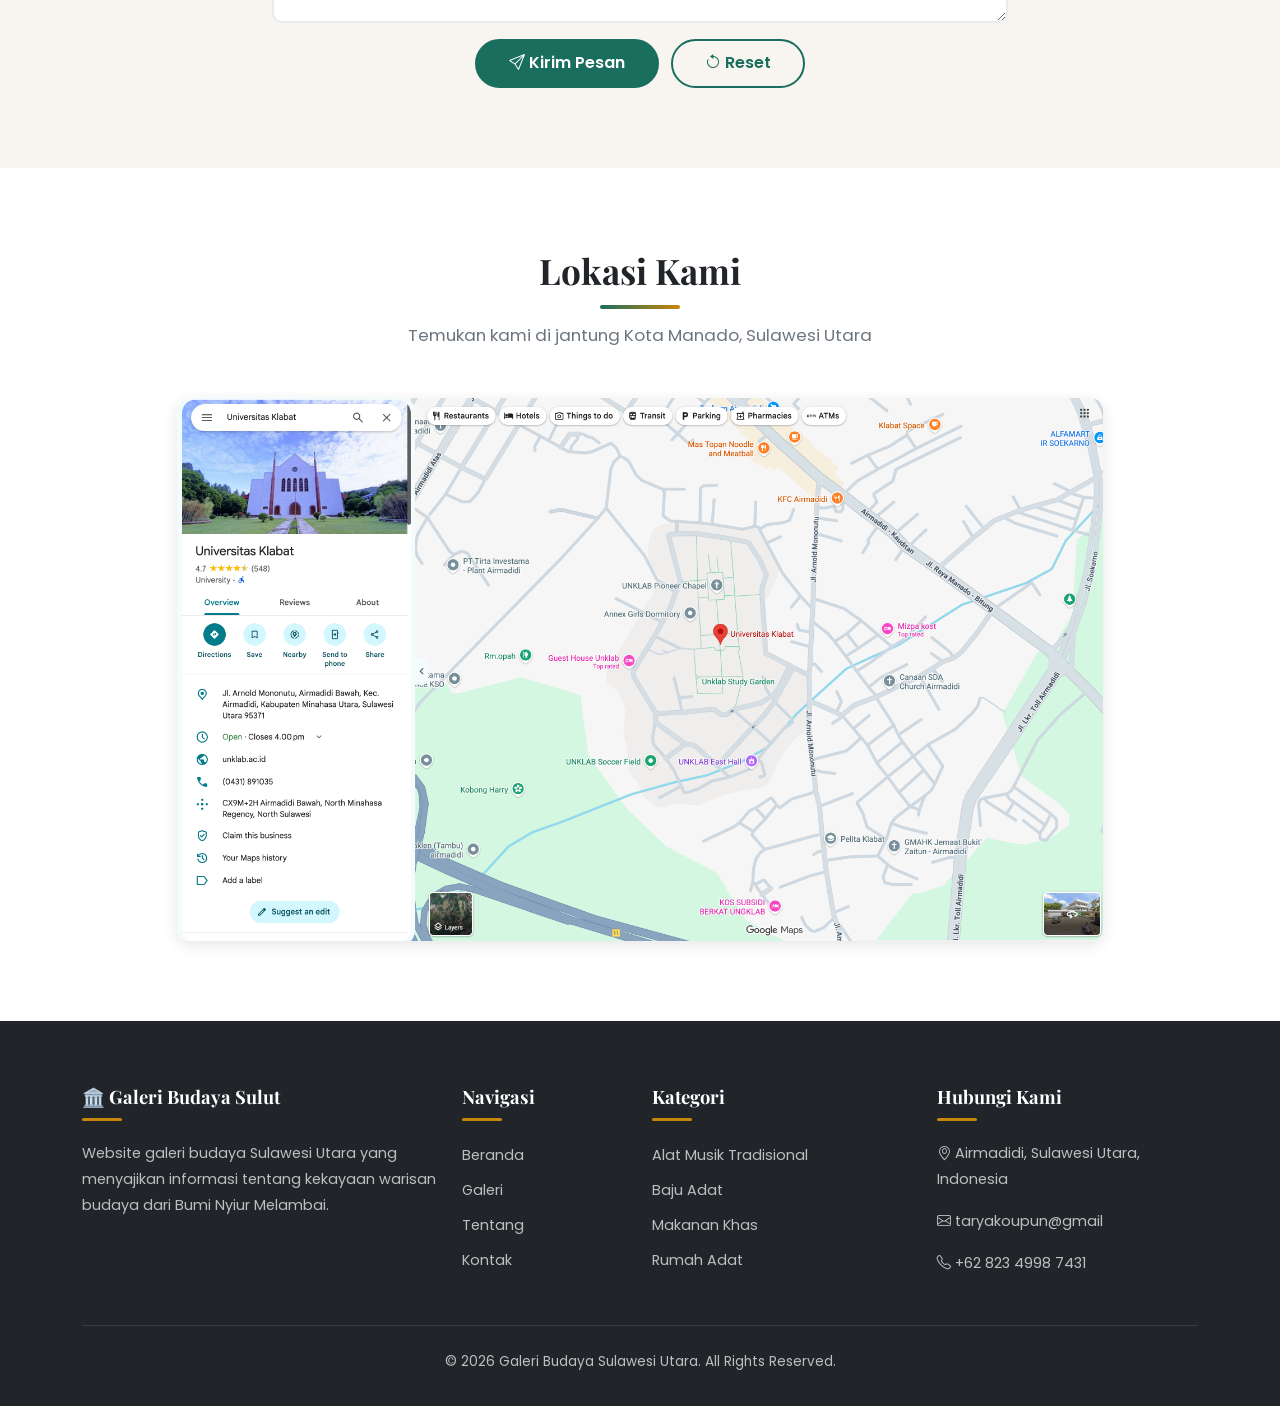
<file: kontak.html>
<!DOCTYPE html>
<html lang="id">
<head>
  <meta charset="UTF-8">
  <meta name="viewport" content="width=device-width, initial-scale=1.0">
  <meta name="description" content="Hubungi kami - Galeri Budaya Sulawesi Utara. Kirimkan pertanyaan, saran, atau ajukan kerjasama.">
  <title>Kontak | Galeri Budaya Sulawesi Utara</title>

  <!-- Font Google -->
  <link rel="preconnect" href="https://fonts.googleapis.com">
  <link rel="preconnect" href="https://fonts.gstatic.com" crossorigin>
  <link href="https://fonts.googleapis.com/css2?family=Playfair+Display:wght@400;600;700&family=Poppins:wght@300;400;500;600&display=swap" rel="stylesheet">

  <!-- CSS Bootstrap 5 -->
  <link href="https://cdn.jsdelivr.net/npm/bootstrap@5.3.3/dist/css/bootstrap.min.css" rel="stylesheet">

  <!-- Ikon Bootstrap -->
  <link href="https://cdn.jsdelivr.net/npm/bootstrap-icons@1.11.3/font/bootstrap-icons.min.css" rel="stylesheet">

  <!-- CSS kustom -->
  <link rel="stylesheet" href="css/style.css">
</head>
<body>

  <!--BILAH NAVIGASI-->
  <header>
    <nav class="navbar-custom" role="navigation" aria-label="Navigasi utama">
      <div class="container navbar-container">
        <a class="navbar-brand" href="index.html">
          <span class="navbar-brand-icon">🏛️</span> Galeri Budaya Sulut
        </a>
        <input type="checkbox" id="nav-check" class="nav-check" aria-hidden="true">
        <label for="nav-check" class="nav-toggle" aria-label="Buka menu navigasi">
          <span class="hamburger-icon"></span>
        </label>
        <div class="nav-menu">
          <a href="index.html" class="nav-link">Beranda</a>
          <a href="galeri.html" class="nav-link">Galeri</a>
          <a href="tentang.html" class="nav-link">Tentang</a>
          <a href="kontak.html" class="nav-link active">Kontak</a>
        </div>
      </div>
    </nav>
  </header>

  <!--BANNER HALAMAN-->
  <section class="page-banner" style="background-image: url(img/Manado.jpeg);">
    <div class="page-banner-overlay"></div>
    <div class="container">
      <div class="page-banner-content">
        <h1>Hubungi Kami</h1>
        <p>Kami senang mendengar dari Anda. Kirimkan pertanyaan atau saran Anda</p>
      </div>
    </div>
  </section>

  <main>

    <!-- Jejak navigasi -->
    <div class="breadcrumb-custom">
      <div class="container">
        <nav aria-label="breadcrumb">
          <ol class="breadcrumb">
            <li class="breadcrumb-item"><a href="index.html">Beranda</a></li>
            <li class="breadcrumb-item active" aria-current="page">Kontak</li>
          </ol>
        </nav>
      </div>
    </div>

    <!--INFO KONTAK-->
    <section class="section">
      <div class="container">
        <h2 class="section-title">Informasi Kontak</h2>
        <p class="section-subtitle">Berikut adalah beberapa cara untuk menghubungi kami</p>
        <div class="row g-4 mb-5">
          <!-- Alamat -->
          <div class="col-lg-4 col-md-6">
            <div class="contact-info-card">
              <div class="contact-info-icon">
                <i class="bi bi-geo-alt-fill"></i>
              </div>
              <h5>Alamat</h5>
              <p>Jl. Arnold Mononutu<br>Airmadidi, Sulawesi Utara<br>Indonesia 95111</p>
            </div>
          </div>
          <!-- Email -->
          <div class="col-lg-4 col-md-6">
            <div class="contact-info-card">
              <div class="contact-info-icon">
                <i class="bi bi-envelope-fill"></i>
              </div>
              <h5>Email</h5>
              <p>taryakoupun@gmail.com<br>kaengpetra@gmail.com</p>
            </div>
          </div>
          <!-- Telepon -->
          <div class="col-lg-4 col-md-6">
            <div class="contact-info-card">
              <div class="contact-info-icon">
                <i class="bi bi-telephone-fill"></i>
              </div>
              <h5>Telepon</h5>
              <p>+62 823 4998 7431<br>+62 895 6353  5504 5</p>
            </div>
          </div>
        </div>
      </div>
    </section>

    <!--FORMULIR KONTAK -->
    <section class="section section-light">
      <div class="container">
        <div class="row justify-content-center">
          <div class="col-lg-8">
            <h2 class="section-title">Kirim Pesan</h2>
            <p class="section-subtitle">Silakan isi formulir di bawah ini dan kami akan segera merespons pesan Anda</p>

            <form class="form-custom" action="#" method="POST">
              <div class="row g-3">
                <!-- Nama Lengkap -->
                <div class="col-md-6">
                  <label for="nama" class="form-label">Nama Lengkap <span class="text-danger">*</span></label>
                  <input type="text" class="form-control" id="nama" name="nama" placeholder="Masukkan nama lengkap Anda" required>
                </div>
                <!-- Email -->
                <div class="col-md-6">
                  <label for="email" class="form-label">Alamat Email <span class="text-danger">*</span></label>
                  <input type="email" class="form-control" id="email" name="email" placeholder="contoh@email.com" required>
                </div>
                <!-- Nomor Telepon -->
                <div class="col-md-6">
                  <label for="telepon" class="form-label">Nomor Telepon</label>
                  <input type="tel" class="form-control" id="telepon" name="telepon" placeholder="+62 xxx xxxx xxxx">
                </div>
                <!-- Subjek -->
                <div class="col-md-6">
                  <label for="subjek" class="form-label">Subjek <span class="text-danger">*</span></label>
                  <select class="form-select" id="subjek" name="subjek" required>
                    <option value="" selected disabled>Pilih subjek pesan...</option>
                    <option value="informasi">Informasi Umum</option>
                    <option value="kerjasama">Kerjasama</option>
                    <option value="kontribusi">Kontribusi Konten</option>
                    <option value="saran">Saran &amp; Kritik</option>
                    <option value="lainnya">Lainnya</option>
                  </select>
                </div>
                <!-- Pesan -->
                <div class="col-12">
                  <label for="pesan" class="form-label">Pesan <span class="text-danger">*</span></label>
                  <textarea class="form-control" id="pesan" name="pesan" rows="6" placeholder="Tulis pesan Anda di sini..." required></textarea>
                </div>
                <!-- Tombol Kirim -->
                <div class="col-12 text-center mt-3">
                  <button type="submit" class="btn btn-primary-custom">
                    <i class="bi bi-send"></i> Kirim Pesan
                  </button>
                  <button type="reset" class="btn btn-outline-custom ms-2">
                    <i class="bi bi-arrow-counterclockwise"></i> Reset
                  </button>
                </div>
              </div>
            </form>

          </div>
        </div>
      </div>
    </section>

    <!--PETA / LOKASI-->
    <section class="section">
      <div class="container">
        <h2 class="section-title">Lokasi Kami</h2>
        <p class="section-subtitle">Temukan kami di jantung Kota Manado, Sulawesi Utara</p>
        <div class="row justify-content-center">
          <div class="col-lg-10">
            <div class="about-image">
              
              <img src="img/Maps.png" alt="Peta lokasi Galeri Budaya Sulawesi Utara di Manado" class="img-fluid" style="width: 100%; border-radius: 12px;">
            </div>
          </div>
        </div>
      </div>
    </section>

  </main>

  <!-- KAKI HALAMAN-->
  <footer class="footer">
    <div class="container">
      <div class="row g-4">
        <div class="col-lg-4 col-md-6">
          <h5>🏛️ Galeri Budaya Sulut</h5>
          <p>Website galeri budaya Sulawesi Utara yang menyajikan informasi tentang kekayaan warisan budaya dari Bumi Nyiur Melambai.</p>
        </div>
        <div class="col-lg-2 col-md-6">
          <h5>Navigasi</h5>
          <ul class="footer-links">
            <li><a href="index.html">Beranda</a></li>
            <li><a href="galeri.html">Galeri</a></li>
            <li><a href="tentang.html">Tentang</a></li>
            <li><a href="kontak.html">Kontak</a></li>
          </ul>
        </div>
        <div class="col-lg-3 col-md-6">
          <h5>Kategori</h5>
          <ul class="footer-links">
            <li><a href="galeri.html#alat-musik">Alat Musik Tradisional</a></li>
            <li><a href="galeri.html#baju-adat">Baju Adat</a></li>
            <li><a href="galeri.html#makanan">Makanan Khas</a></li>
            <li><a href="galeri.html#rumah-adat">Rumah Adat</a></li>
          </ul>
        </div>
        <div class="col-lg-3 col-md-6">
          <h5>Hubungi Kami</h5>
          <p><i class="bi bi-geo-alt"></i> Airmadidi, Sulawesi Utara, Indonesia</p>
          <p><i class="bi bi-envelope"></i> taryakoupun@gmail</p>
          <p><i class="bi bi-telephone"></i> +62 823 4998 7431</p>
        </div>
      </div>
      <div class="footer-bottom">
        <p>&copy; 2026 Galeri Budaya Sulawesi Utara. All Rights Reserved.</p>
      </div>
    </div>
  </footer>

</body>
</html>
</file>
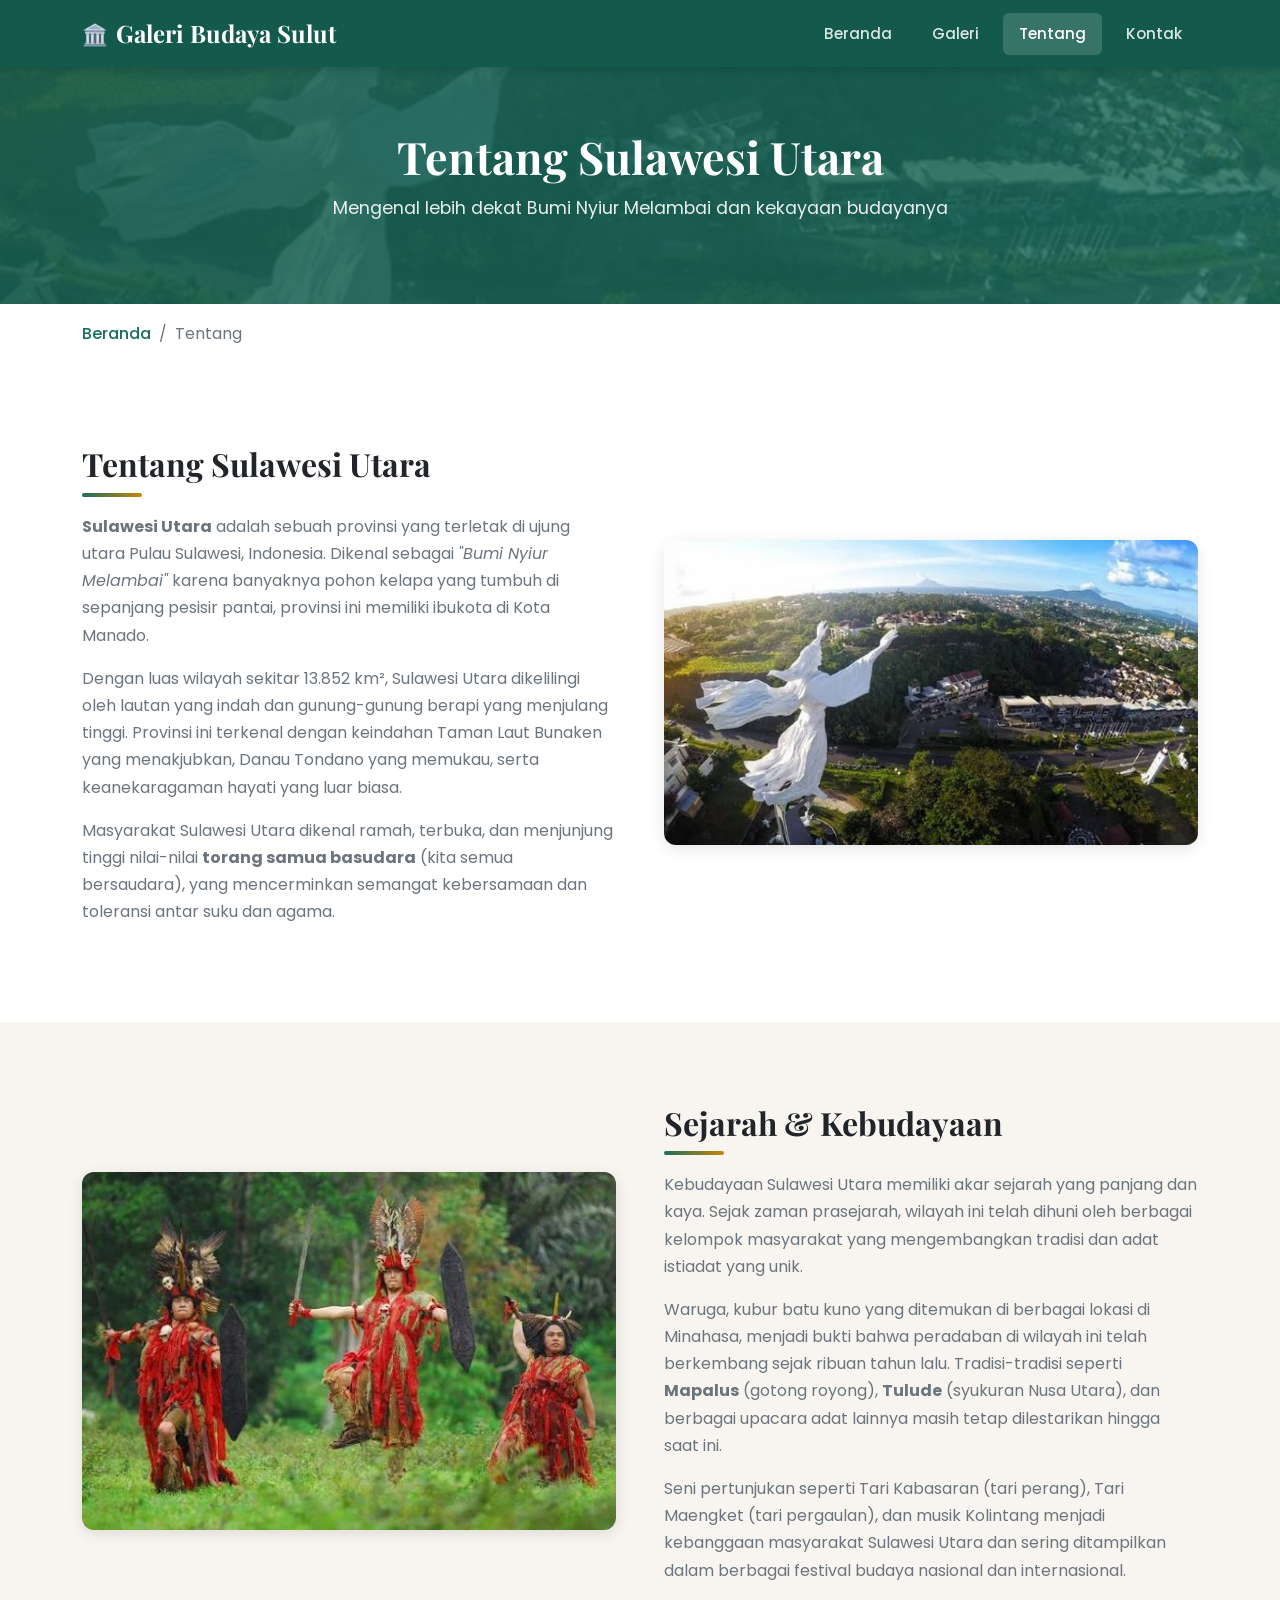
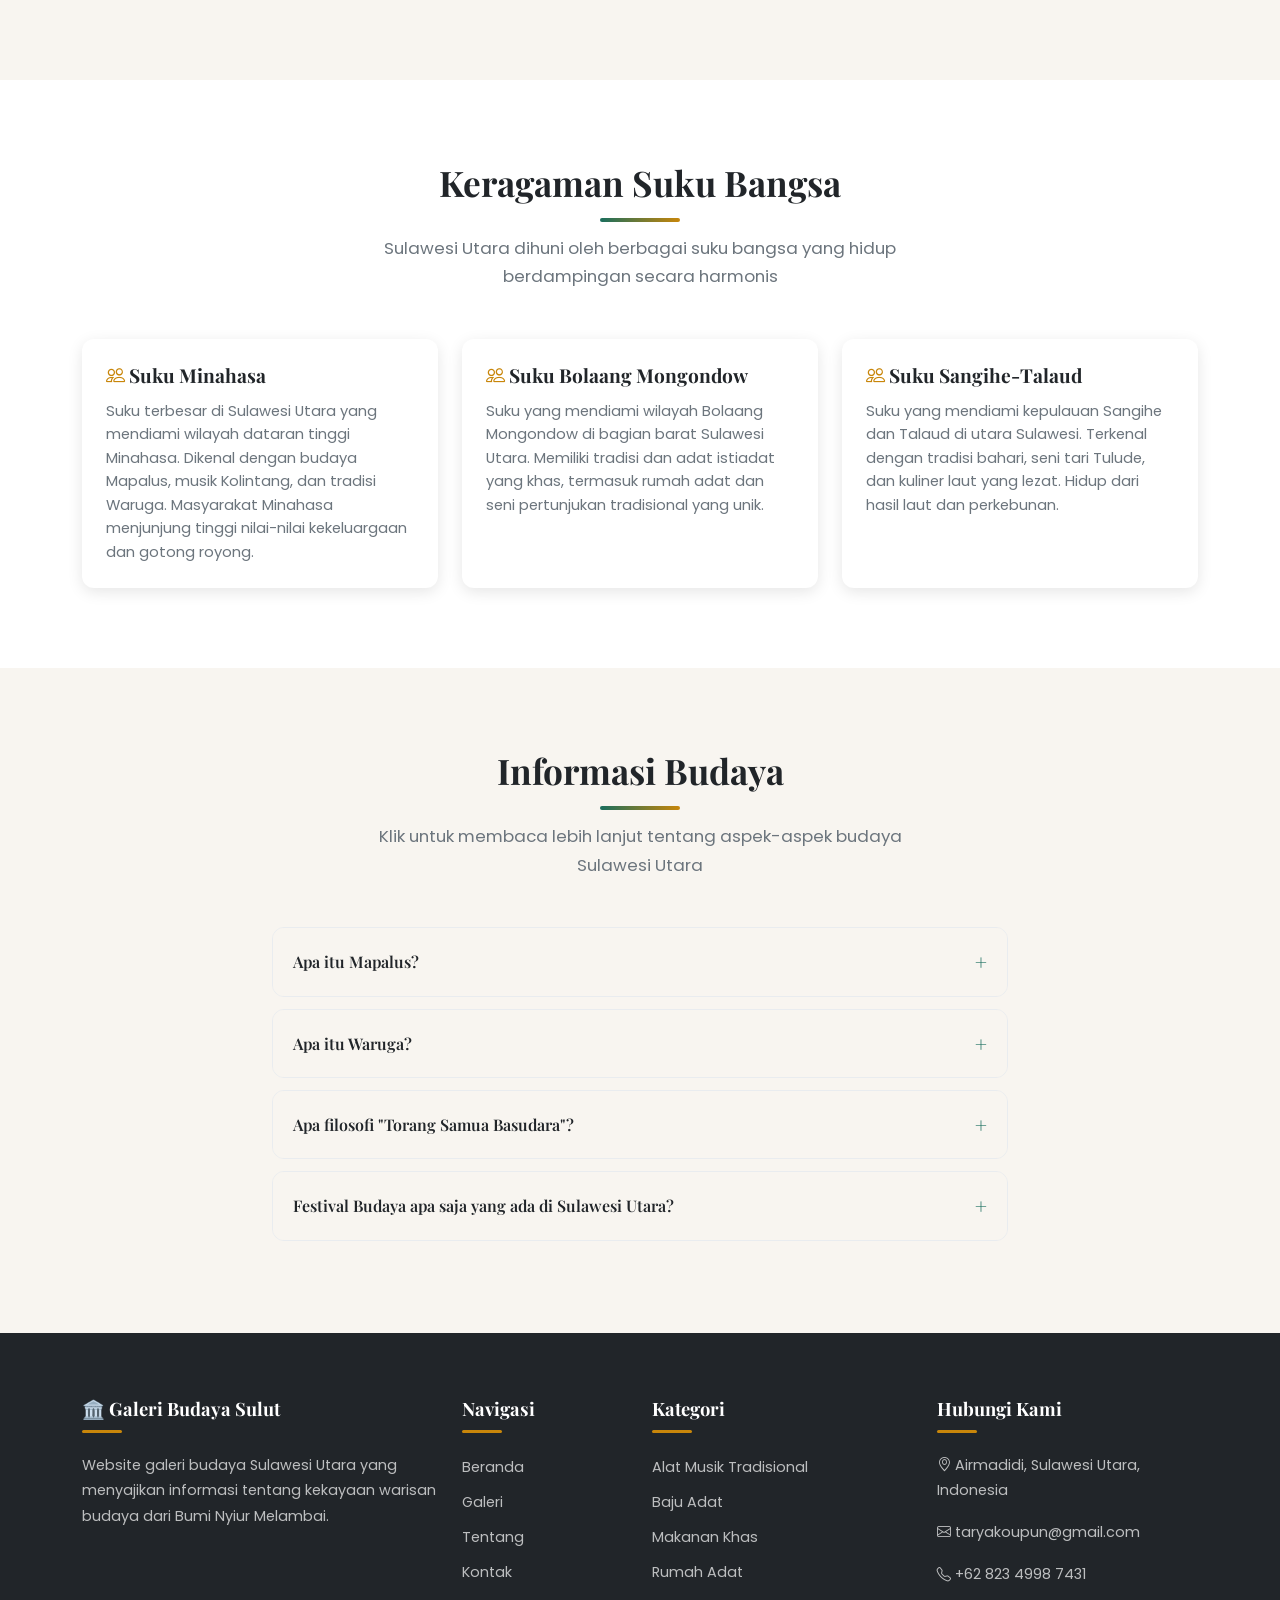
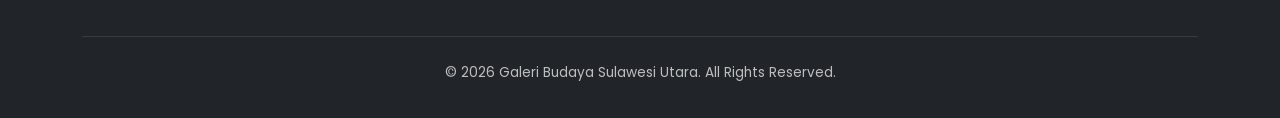
<file: tentang.html>
<!DOCTYPE html>
<html lang="id">
<head>
  <meta charset="UTF-8">
  <meta name="viewport" content="width=device-width, initial-scale=1.0">
  <meta name="description" content="Tentang Sulawesi Utara - Sejarah, kebudayaan, dan keragaman suku bangsa di Bumi Nyiur Melambai.">
  <title>Tentang | Galeri Budaya Sulawesi Utara</title>

  <!-- Font Google -->
  <link rel="preconnect" href="https://fonts.googleapis.com">
  <link rel="preconnect" href="https://fonts.gstatic.com" crossorigin>
  <link href="https://fonts.googleapis.com/css2?family=Playfair+Display:wght@400;600;700&family=Poppins:wght@300;400;500;600&display=swap" rel="stylesheet">

  <!-- CSS Bootstrap 5 -->
  <link href="https://cdn.jsdelivr.net/npm/bootstrap@5.3.3/dist/css/bootstrap.min.css" rel="stylesheet">

  <!-- Ikon Bootstrap -->
  <link href="https://cdn.jsdelivr.net/npm/bootstrap-icons@1.11.3/font/bootstrap-icons.min.css" rel="stylesheet">

  <!-- CSS kustom -->
  <link rel="stylesheet" href="css/style.css">
</head>
<body>

  <!-- BILAH NAVIGASI-->
  <header>
    <nav class="navbar-custom" role="navigation" aria-label="Navigasi utama">
      <div class="container navbar-container">
        <a class="navbar-brand" href="index.html">
          <span class="navbar-brand-icon">🏛️</span> Galeri Budaya Sulut
        </a>
        <input type="checkbox" id="nav-check" class="nav-check" aria-hidden="true">
        <label for="nav-check" class="nav-toggle" aria-label="Buka menu navigasi">
          <span class="hamburger-icon"></span>
        </label>
        <div class="nav-menu">
          <a href="index.html" class="nav-link">Beranda</a>
          <a href="galeri.html" class="nav-link">Galeri</a>
          <a href="tentang.html" class="nav-link active">Tentang</a>
          <a href="kontak.html" class="nav-link">Kontak</a>
        </div>
      </div>
    </nav>
  </header>

  <!--BANNER HALAMAN-->
  <section class="page-banner" style="background-image: url(img/Tentang\ sulut.jpeg);">
    <div class="page-banner-overlay"></div>
    <div class="container">
      <div class="page-banner-content">
        <h1>Tentang Sulawesi Utara</h1>
        <p>Mengenal lebih dekat Bumi Nyiur Melambai dan kekayaan budayanya</p>
      </div>
    </div>
  </section>

  <main>

    <!-- Jejak navigasi -->
    <div class="breadcrumb-custom">
      <div class="container">
        <nav aria-label="breadcrumb">
          <ol class="breadcrumb">
            <li class="breadcrumb-item"><a href="index.html">Beranda</a></li>
            <li class="breadcrumb-item active" aria-current="page">Tentang</li>
          </ol>
        </nav>
      </div>
    </div>

    <!--TENTANG SULAWESI UTARA -->
    <section class="section">
      <div class="container">
        <div class="row align-items-center g-5">
          <div class="col-lg-6 order-lg-2">
            <div class="about-image">
              
              <img src="img/Tentang sulut.jpeg" alt="Pemandangan Sulawesi Utara" class="img-fluid">
            </div>
          </div>
          <div class="col-lg-6 order-lg-1">
            <div class="about-text">
              <h2>Tentang Sulawesi Utara</h2>
              <p><strong>Sulawesi Utara</strong> adalah sebuah provinsi yang terletak di ujung utara Pulau Sulawesi, Indonesia. Dikenal sebagai <em>"Bumi Nyiur Melambai"</em> karena banyaknya pohon kelapa yang tumbuh di sepanjang pesisir pantai, provinsi ini memiliki ibukota di Kota Manado.</p>
              <p>Dengan luas wilayah sekitar 13.852 km², Sulawesi Utara dikelilingi oleh lautan yang indah dan gunung-gunung berapi yang menjulang tinggi. Provinsi ini terkenal dengan keindahan Taman Laut Bunaken yang menakjubkan, Danau Tondano yang memukau, serta keanekaragaman hayati yang luar biasa.</p>
              <p>Masyarakat Sulawesi Utara dikenal ramah, terbuka, dan menjunjung tinggi nilai-nilai <strong>torang samua basudara</strong> (kita semua bersaudara), yang mencerminkan semangat kebersamaan dan toleransi antar suku dan agama.</p>
            </div>
          </div>
        </div>
      </div>
    </section>

    <!--SEJARAH & KEBUDAYAAN-->
    <section class="section section-light">
      <div class="container">
        <div class="row align-items-center g-5">
          <div class="col-lg-6">
            <div class="about-image">
              
              <img src="img/Budaya.jpeg" alt="Kebudayaan Sulawesi Utara" class="img-fluid">
            </div>
          </div>
          <div class="col-lg-6">
            <div class="about-text">
              <h2>Sejarah &amp; Kebudayaan</h2>
              <p>Kebudayaan Sulawesi Utara memiliki akar sejarah yang panjang dan kaya. Sejak zaman prasejarah, wilayah ini telah dihuni oleh berbagai kelompok masyarakat yang mengembangkan tradisi dan adat istiadat yang unik.</p>
              <p>Waruga, kubur batu kuno yang ditemukan di berbagai lokasi di Minahasa, menjadi bukti bahwa peradaban di wilayah ini telah berkembang sejak ribuan tahun lalu. Tradisi-tradisi seperti <strong>Mapalus</strong> (gotong royong), <strong>Tulude</strong> (syukuran Nusa Utara), dan berbagai upacara adat lainnya masih tetap dilestarikan hingga saat ini.</p>
              <p>Seni pertunjukan seperti Tari Kabasaran (tari perang), Tari Maengket (tari pergaulan), dan musik Kolintang menjadi kebanggaan masyarakat Sulawesi Utara dan sering ditampilkan dalam berbagai festival budaya nasional dan internasional.</p>
            </div>
          </div>
        </div>
      </div>
    </section>

    <!--KERAGAMANSUKU-->
    <section class="section">
      <div class="container">
        <h2 class="section-title">Keragaman Suku Bangsa</h2>
        <p class="section-subtitle">Sulawesi Utara dihuni oleh berbagai suku bangsa yang hidup berdampingan secara harmonis</p>
        <div class="row g-4">
          <!-- Suku 1 -->
          <div class="col-lg-4 col-md-6">
            <div class="card card-custom">
              <div class="card-body">
                <h5 class="card-title"><i class="bi bi-people text-secondary-custom"></i> Suku Minahasa</h5>
                <p class="card-text">Suku terbesar di Sulawesi Utara yang mendiami wilayah dataran tinggi Minahasa. Dikenal dengan budaya Mapalus, musik Kolintang, dan tradisi Waruga. Masyarakat Minahasa menjunjung tinggi nilai-nilai kekeluargaan dan gotong royong.</p>
              </div>
            </div>
          </div>
          <!-- Suku 2 -->
          <div class="col-lg-4 col-md-6">
            <div class="card card-custom">
              <div class="card-body">
                <h5 class="card-title"><i class="bi bi-people text-secondary-custom"></i> Suku Bolaang Mongondow</h5>
                <p class="card-text">Suku yang mendiami wilayah Bolaang Mongondow di bagian barat Sulawesi Utara. Memiliki tradisi dan adat istiadat yang khas, termasuk rumah adat dan seni pertunjukan tradisional yang unik.</p>
              </div>
            </div>
          </div>
          <!-- Suku 3 -->
          <div class="col-lg-4 col-md-6">
            <div class="card card-custom">
              <div class="card-body">
                <h5 class="card-title"><i class="bi bi-people text-secondary-custom"></i> Suku Sangihe-Talaud</h5>
                <p class="card-text">Suku yang mendiami kepulauan Sangihe dan Talaud di utara Sulawesi. Terkenal dengan tradisi bahari, seni tari Tulude, dan kuliner laut yang lezat. Hidup dari hasil laut dan perkebunan.</p>
              </div>
            </div>
          </div>
        </div>
      </div>
    </section>

    <!--INFORMASI BUDAYA (RINCIAN/RINGKASAN)-->
    <section class="section section-light">
      <div class="container">
        <h2 class="section-title">Informasi Budaya</h2>
        <p class="section-subtitle">Klik untuk membaca lebih lanjut tentang aspek-aspek budaya Sulawesi Utara</p>
        <div class="row justify-content-center">
          <div class="col-lg-8">
            <!-- Info 1 -->
            <details class="info-details">
              <summary>Apa itu Mapalus?</summary>
              <div class="details-content">
                <p>Mapalus adalah tradisi gotong royong khas masyarakat Minahasa yang dilakukan secara bergiliran. Dalam tradisi ini, anggota masyarakat saling membantu dalam berbagai kegiatan seperti pertanian, pembangunan rumah, dan acara adat. Mapalus mencerminkan semangat kebersamaan dan solidaritas yang menjadi fondasi kehidupan sosial masyarakat Minahasa.</p>
              </div>
            </details>
            <!-- Info 2 -->
            <details class="info-details">
              <summary>Apa itu Waruga?</summary>
              <div class="details-content">
                <p>Waruga adalah kubur batu kuno berbentuk kubus yang menjadi ciri khas peradaban Minahasa kuno. Jenazah dimakamkan dalam posisi jongkok di dalam waruga yang terbuat dari batu andesit. Waruga dihiasi dengan ukiran yang menggambarkan kehidupan dan status sosial almarhum. Situs waruga terbesar terdapat di Sawangan, Minahasa Utara, dan kini menjadi objek wisata sejarah dan budaya.</p>
              </div>
            </details>
            <!-- Info 3 -->
            <details class="info-details">
              <summary>Apa filosofi "Torang Samua Basudara"?</summary>
              <div class="details-content">
                <p>"Torang Samua Basudara" (Kita Semua Bersaudara) adalah filosofi hidup masyarakat Sulawesi Utara yang mengedepankan persaudaraan, toleransi, dan keharmonisan antar suku, agama, dan budaya. Filosofi ini menjadi perekat sosial yang kuat dan menjadikan Sulawesi Utara sebagai salah satu provinsi paling toleran dan damai di Indonesia.</p>
              </div>
            </details>
            <!-- Info 4 -->
            <details class="info-details">
              <summary>Festival Budaya apa saja yang ada di Sulawesi Utara?</summary>
              <div class="details-content">
                <p>Beberapa festival budaya terkenal di Sulawesi Utara antara lain:</p>
                <ul class="list-group list-group-custom mt-2">
                  <li class="list-group-item"><span class="list-group-icon">●</span> <strong>Festival Bunaken</strong> — Festival kelautan dan budaya di Taman Laut Bunaken</li>
                  <li class="list-group-item"><span class="list-group-icon">●</span> <strong>Tulude</strong> — Upacara syukuran masyarakat Nusa Utara</li>
                  <li class="list-group-item"><span class="list-group-icon">●</span> <strong>Festival Tomohon</strong> — Festival bunga internasional di Kota Tomohon</li>
                  <li class="list-group-item"><span class="list-group-icon">●</span> <strong>Pinawetengan Festival</strong> — Festival di situs sejarah Watu Pinawetengan</li>
                  <li class="list-group-item"><span class="list-group-icon">●</span> <strong>Manado Fiesta</strong> — Pesta rakyat dan parade budaya Kota Manado</li>
                </ul>
              </div>
            </details>
          </div>
        </div>
      </div>
    </section>

  </main>

  <!--KAKI HALAMAN -->
  <footer class="footer">
    <div class="container">
      <div class="row g-4">
        <div class="col-lg-4 col-md-6">
          <h5>🏛️ Galeri Budaya Sulut</h5>
          <p>Website galeri budaya Sulawesi Utara yang menyajikan informasi tentang kekayaan warisan budaya dari Bumi Nyiur Melambai.</p>
        </div>
        <div class="col-lg-2 col-md-6">
          <h5>Navigasi</h5>
          <ul class="footer-links">
            <li><a href="index.html">Beranda</a></li>
            <li><a href="galeri.html">Galeri</a></li>
            <li><a href="tentang.html">Tentang</a></li>
            <li><a href="kontak.html">Kontak</a></li>
          </ul>
        </div>
        <div class="col-lg-3 col-md-6">
          <h5>Kategori</h5>
          <ul class="footer-links">
            <li><a href="galeri.html#alat-musik">Alat Musik Tradisional</a></li>
            <li><a href="galeri.html#baju-adat">Baju Adat</a></li>
            <li><a href="galeri.html#makanan">Makanan Khas</a></li>
            <li><a href="galeri.html#rumah-adat">Rumah Adat</a></li>
          </ul>
        </div>
        <div class="col-lg-3 col-md-6">
          <h5>Hubungi Kami</h5>
          <p><i class="bi bi-geo-alt"></i> Airmadidi, Sulawesi Utara, Indonesia</p>
          <p><i class="bi bi-envelope"></i> taryakoupun@gmail.com</p>
          <p><i class="bi bi-telephone"></i> +62 823 4998 7431</p>
        </div>
      </div>
      <div class="footer-bottom">
        <p>&copy; 2026 Galeri Budaya Sulawesi Utara. All Rights Reserved.</p>
      </div>
    </div>
  </footer>

</body>
</html>
</file>
<file: css/style.css>
/* -- Properti Kustom CSS -- */
:root {
  --primary: #1a6e5e;
  --primary-dark: #145a4c;
  --primary-light: #2c8a7a;
  --secondary: #c8860a;
  --secondary-light: #e6a832;
  --dark: #212529;
  --gray: #6c757d;
  --gray-light: #e9ecef;
  --light: #f8f5f0;
  --white: #ffffff;
  --shadow: 0 4px 15px rgba(0, 0, 0, 0.1);
  --shadow-hover: 0 8px 25px rgba(0, 0, 0, 0.15);
  --radius: 12px;
  --transition: all 0.3s ease;
}

/* -- Reset & Dasar--- */
*,
*::before,
*::after {
  margin: 0;
  padding: 0;
  box-sizing: border-box;
}

html {
  scroll-behavior: smooth;
}

body {
  font-family: 'Poppins', sans-serif;
  color: var(--dark);
  line-height: 1.7;
  background-color: var(--white);
}

h1, h2, h3, h4, h5, h6 {
  font-family: 'Playfair Display', serif;
  font-weight: 700;
  line-height: 1.3;
  color: var(--dark);
}

a {
  color: var(--primary);
  text-decoration: none;
  transition: var(--transition);
}

a:hover {
  color: var(--primary-dark);
}

img {
  max-width: 100%;
  height: auto;
}

/* -- Bilah Navigasi -- */
.navbar-custom {
  position: fixed;
  top: 0;
  left: 0;
  right: 0;
  z-index: 1030;
  background-color: var(--primary-dark);
  padding: 0.8rem 0;
  box-shadow: 0 2px 10px rgba(0, 0, 0, 0.2);
}

.navbar-container {
  display: flex;
  align-items: center;
  justify-content: space-between;
  flex-wrap: wrap;
}

.navbar-brand {
  font-family: 'Playfair Display', serif;
  font-size: 1.5rem;
  font-weight: 700;
  color: var(--white) !important;
  display: flex;
  align-items: center;
  gap: 0.5rem;
}

.navbar-brand:hover {
  color: var(--secondary-light) !important;
}

.navbar-brand-icon {
  font-size: 1.3rem;
}

/* Toggle hamburger tanpa JavaScript */
.nav-check {
  display: none;
}

.nav-toggle {
  display: none;
  align-items: center;
  justify-content: center;
  width: 40px;
  height: 40px;
  cursor: pointer;
  border: none;
  background: transparent;
  padding: 0;
}

.hamburger-icon,
.hamburger-icon::before,
.hamburger-icon::after {
  display: block;
  width: 26px;
  height: 3px;
  background-color: var(--white);
  border-radius: 3px;
  transition: var(--transition);
}

.hamburger-icon {
  position: relative;
}

.hamburger-icon::before,
.hamburger-icon::after {
  content: '';
  position: absolute;
  left: 0;
}

.hamburger-icon::before {
  top: -8px;
}

.hamburger-icon::after {
  top: 8px;
}

/* Animasi hamburger menjadi X */
.nav-check:checked ~ .nav-toggle .hamburger-icon {
  background-color: transparent;
}

.nav-check:checked ~ .nav-toggle .hamburger-icon::before {
  transform: rotate(45deg);
  top: 0;
}

.nav-check:checked ~ .nav-toggle .hamburger-icon::after {
  transform: rotate(-45deg);
  top: 0;
}

/* Menu navigasi */
.nav-menu {
  display: flex;
  align-items: center;
  gap: 0.5rem;
}

.nav-menu .nav-link {
  color: rgba(255, 255, 255, 0.85);
  padding: 0.5rem 1rem;
  font-weight: 500;
  font-size: 0.95rem;
  border-radius: 6px;
  transition: var(--transition);
}

.nav-menu .nav-link:hover,
.nav-menu .nav-link.active {
  color: var(--white);
  background-color: rgba(255, 255, 255, 0.15);
}

/* Navigasi perangkat seluler */
@media (max-width: 991.98px) {
  .nav-toggle {
    display: flex;
  }

  .nav-menu {
    display: none;
    flex-direction: column;
    width: 100%;
    background-color: var(--primary-dark);
    padding: 1rem 0;
    gap: 0.25rem;
    order: 3;
  }

  .nav-check:checked ~ .nav-menu {
    display: flex;
  }

  .nav-menu .nav-link {
    width: 100%;
    padding: 0.75rem 1rem;
    border-radius: 8px;
  }

  .nav-menu .nav-link:hover,
  .nav-menu .nav-link.active {
    background-color: rgba(255, 255, 255, 0.1);
  }
}

/* ---------- Bagian banner utama ---------- */
.hero {
  position: relative;
  min-height: 100vh;
  display: flex;
  align-items: center;
  justify-content: center;
  background-size: cover;
  background-position: center;
  background-repeat: no-repeat;
  background-color: var(--primary);
}

.hero-overlay {
  position: absolute;
  inset: 0;
  background: linear-gradient(
    135deg,
    rgba(20, 90, 76, 0.85) 0%,
    rgba(26, 110, 94, 0.7) 50%,
    rgba(44, 138, 122, 0.6) 100%
  );
  display: flex;
  align-items: center;
}

.hero-content {
  position: relative;
  z-index: 2;
  color: var(--white);
  text-align: center;
  max-width: 800px;
  margin: 0 auto;
  padding: 2rem 1rem;
}

.hero-content h1 {
  font-size: 3.5rem;
  color: var(--white);
  margin-bottom: 1rem;
  text-shadow: 2px 2px 8px rgba(0, 0, 0, 0.3);
}

.hero-content p {
  font-size: 1.25rem;
  margin-bottom: 2rem;
  opacity: 0.95;
}

.btn-hero {
  display: inline-block;
  background-color: var(--secondary);
  color: var(--white);
  padding: 0.85rem 2.5rem;
  border-radius: 50px;
  font-weight: 600;
  font-size: 1.05rem;
  border: 2px solid var(--secondary);
  transition: var(--transition);
}

.btn-hero:hover {
  background-color: transparent;
  color: var(--white);
  border-color: var(--white);
}

/* ---------- Banner halaman (halaman dalam) ---------- */
.page-banner {
  position: relative;
  padding: 8rem 0 4rem;
  background-size: cover;
  background-position: center;
  background-repeat: no-repeat;
  background-color: var(--primary);
  text-align: center;
}

.page-banner-overlay {
  position: absolute;
  inset: 0;
  background: linear-gradient(
    135deg,
    rgba(20, 90, 76, 0.9) 0%,
    rgba(26, 110, 94, 0.8) 100%
  );
}

.page-banner-content {
  position: relative;
  z-index: 2;
  color: var(--white);
}

.page-banner-content h1 {
  font-size: 2.8rem;
  color: var(--white);
  margin-bottom: 0.5rem;
}

.page-banner-content p {
  font-size: 1.1rem;
  opacity: 0.9;
}

/* ---------- Jejak navigasi ---------- */
.breadcrumb-custom {
  padding: 1rem 0;
  margin-bottom: 0;
}

.breadcrumb-custom .breadcrumb {
  background: transparent;
  padding: 0;
  margin: 0;
}

.breadcrumb-custom .breadcrumb-item a {
  color: var(--primary);
  font-weight: 500;
}

.breadcrumb-custom .breadcrumb-item.active {
  color: var(--gray);
}

.breadcrumb-custom .breadcrumb-item + .breadcrumb-item::before {
  color: var(--gray);
}

/* ---------- Bagian ---------- */
.section {
  padding: 5rem 0;
}

.section-light {
  background-color: var(--light);
}

.section-title {
  font-size: 2.2rem;
  text-align: center;
  margin-bottom: 0.75rem;
  position: relative;
  padding-bottom: 1rem;
}

.section-title::after {
  content: '';
  position: absolute;
  bottom: 0;
  left: 50%;
  transform: translateX(-50%);
  width: 80px;
  height: 4px;
  background: linear-gradient(to right, var(--primary), var(--secondary));
  border-radius: 2px;
}

.section-subtitle {
  text-align: center;
  color: var(--gray);
  font-size: 1.05rem;
  margin-bottom: 3rem;
  max-width: 600px;
  margin-left: auto;
  margin-right: auto;
}

/* ---------- Judul bagian kategori (rata kiri) ---------- */
.category-title {
  font-size: 1.75rem;
  margin-bottom: 0.5rem;
  padding-bottom: 0.75rem;
  border-bottom: 3px solid var(--primary);
  display: inline-block;
}

.category-description {
  color: var(--gray);
  margin-bottom: 2rem;
}

/* ---------- Kartu ---------- */
.card-custom {
  border: none;
  border-radius: var(--radius);
  overflow: hidden;
  box-shadow: var(--shadow);
  transition: var(--transition);
  height: 100%;
  background: var(--white);
}

.card-custom:hover {
  transform: translateY(-8px);
  box-shadow: var(--shadow-hover);
}

.card-custom .card-img-top {
  height: 220px;
  object-fit: cover;
  transition: var(--transition);
}

.card-custom:hover .card-img-top {
  transform: scale(1.05);
}

.card-img-wrapper {
  overflow: hidden;
  position: relative;
}

.card-custom .card-body {
  padding: 1.5rem;
}

.card-custom .card-title {
  font-size: 1.2rem;
  margin-bottom: 0.75rem;
  color: var(--dark);
}

.card-custom .card-text {
  color: var(--gray);
  font-size: 0.92rem;
  line-height: 1.6;
}

/* Kartu kategori (Beranda) */
.category-card {
  text-align: center;
  padding: 2rem 1.5rem;
  border: none;
  border-radius: var(--radius);
  background: var(--white);
  box-shadow: var(--shadow);
  transition: var(--transition);
  height: 100%;
}

.category-card:hover {
  transform: translateY(-8px);
  box-shadow: var(--shadow-hover);
  border-bottom: 4px solid var(--secondary);
}

.category-card-icon {
  width: 80px;
  height: 80px;
  border-radius: 50%;
  background: linear-gradient(135deg, var(--primary), var(--primary-light));
  display: flex;
  align-items: center;
  justify-content: center;
  margin: 0 auto 1.25rem;
  font-size: 2rem;
  color: var(--white);
}

.category-card h4 {
  font-size: 1.15rem;
  margin-bottom: 0.5rem;
}

.category-card p {
  color: var(--gray);
  font-size: 0.9rem;
  margin-bottom: 0;
}

/* ---------- Lencana ---------- */
.badge-category {
  font-size: 0.78rem;
  font-weight: 500;
  padding: 0.35rem 0.85rem;
  border-radius: 50px;
  font-family: 'Poppins', sans-serif;
  letter-spacing: 0.5px;
}

.badge-musik {
  background-color: #e8f5e9;
  color: #2e7d32;
}

.badge-pakaian {
  background-color: #fff3e0;
  color: #e65100;
}

.badge-makanan {
  background-color: #fce4ec;
  color: #c62828;
}

.badge-rumah {
  background-color: #e3f2fd;
  color: #1565c0;
}

/* ---------- Grid galeri ---------- */
.gallery-grid {
  display: grid;
  grid-template-columns: repeat(3, 1fr);
  gap: 1rem;
}

.gallery-item {
  position: relative;
  overflow: hidden;
  border-radius: var(--radius);
  aspect-ratio: 1 / 1;
}

.gallery-item img {
  width: 100%;
  height: 100%;
  object-fit: cover;
  transition: var(--transition);
}

.gallery-item:hover img {
  transform: scale(1.1);
}

.gallery-item-overlay {
  position: absolute;
  inset: 0;
  background: linear-gradient(to top, rgba(0, 0, 0, 0.7) 0%, transparent 60%);
  display: flex;
  align-items: flex-end;
  padding: 1rem;
  opacity: 0;
  transition: var(--transition);
}

.gallery-item:hover .gallery-item-overlay {
  opacity: 1;
}

.gallery-item-overlay p {
  color: var(--white);
  font-size: 0.9rem;
  font-weight: 500;
  margin: 0;
}

@media (max-width: 767.98px) {
  .gallery-grid {
    grid-template-columns: repeat(2, 1fr);
  }
}

@media (max-width: 575.98px) {
  .gallery-grid {
    grid-template-columns: 1fr;
  }
}

/* ---------- Bagian tentang ---------- */
.about-image {
  border-radius: var(--radius);
  overflow: hidden;
  box-shadow: var(--shadow);
}

.about-image img {
  width: 100%;
  height: 100%;
  object-fit: cover;
  min-height: 300px;
}

.about-text h2 {
  font-size: 2rem;
  margin-bottom: 1rem;
  position: relative;
  padding-bottom: 0.75rem;
}

.about-text h2::after {
  content: '';
  position: absolute;
  bottom: 0;
  left: 0;
  width: 60px;
  height: 4px;
  background: linear-gradient(to right, var(--primary), var(--secondary));
  border-radius: 2px;
}

.about-text p {
  color: var(--gray);
  margin-bottom: 1rem;
}

/* ---------- Rincian/ringkasan (tanya jawab / info) ---------- */
.info-details {
  margin-bottom: 0.75rem;
  border: 1px solid var(--gray-light);
  border-radius: var(--radius);
  overflow: hidden;
}

.info-details summary {
  padding: 1rem 1.25rem;
  font-weight: 600;
  font-family: 'Playfair Display', serif;
  cursor: pointer;
  background-color: var(--light);
  transition: var(--transition);
  list-style: none;
  display: flex;
  align-items: center;
  justify-content: space-between;
}

.info-details summary::-webkit-details-marker {
  display: none;
}

.info-details summary::after {
  content: '+';
  font-size: 1.3rem;
  font-weight: 700;
  color: var(--primary);
  transition: var(--transition);
}

.info-details[open] summary::after {
  content: '−';
}

.info-details summary:hover {
  background-color: var(--gray-light);
}

.info-details .details-content {
  padding: 1rem 1.25rem;
  color: var(--gray);
  line-height: 1.8;
  border-top: 1px solid var(--gray-light);
}

/* ---------- Tombol ---------- */
.btn-primary-custom {
  background-color: var(--primary);
  color: var(--white);
  border: 2px solid var(--primary);
  padding: 0.65rem 2rem;
  border-radius: 50px;
  font-weight: 600;
  transition: var(--transition);
}

.btn-primary-custom:hover {
  background-color: var(--primary-dark);
  border-color: var(--primary-dark);
  color: var(--white);
}

.btn-outline-custom {
  background-color: transparent;
  color: var(--primary);
  border: 2px solid var(--primary);
  padding: 0.65rem 2rem;
  border-radius: 50px;
  font-weight: 600;
  transition: var(--transition);
}

.btn-outline-custom:hover {
  background-color: var(--primary);
  color: var(--white);
}

.btn-secondary-custom {
  background-color: var(--secondary);
  color: var(--white);
  border: 2px solid var(--secondary);
  padding: 0.65rem 2rem;
  border-radius: 50px;
  font-weight: 600;
  transition: var(--transition);
}

.btn-secondary-custom:hover {
  background-color: transparent;
  color: var(--secondary);
}

/* ---------- Formulir ---------- */
.form-custom .form-control,
.form-custom .form-select {
  border: 2px solid var(--gray-light);
  border-radius: 10px;
  padding: 0.75rem 1rem;
  font-size: 0.95rem;
  transition: var(--transition);
}

.form-custom .form-control:focus,
.form-custom .form-select:focus {
  border-color: var(--primary);
  box-shadow: 0 0 0 0.2rem rgba(26, 110, 94, 0.15);
}

.form-custom .form-label {
  font-weight: 500;
  color: var(--dark);
  margin-bottom: 0.4rem;
}

/* Kartu informasi kontak */
.contact-info-card {
  text-align: center;
  padding: 2rem 1.5rem;
  border-radius: var(--radius);
  background: var(--white);
  box-shadow: var(--shadow);
  transition: var(--transition);
  height: 100%;
}

.contact-info-card:hover {
  transform: translateY(-5px);
  box-shadow: var(--shadow-hover);
}

.contact-info-icon {
  width: 60px;
  height: 60px;
  border-radius: 50%;
  background: linear-gradient(135deg, var(--primary), var(--primary-light));
  display: flex;
  align-items: center;
  justify-content: center;
  margin: 0 auto 1rem;
  font-size: 1.4rem;
  color: var(--white);
}

.contact-info-card h5 {
  font-size: 1.05rem;
  margin-bottom: 0.5rem;
}

.contact-info-card p {
  color: var(--gray);
  font-size: 0.9rem;
  margin-bottom: 0;
}

/* ---------- Daftar grup kustom ---------- */
.list-group-custom .list-group-item {
  border: none;
  border-bottom: 1px solid var(--gray-light);
  padding: 0.85rem 0;
  font-size: 0.95rem;
  display: flex;
  align-items: center;
  gap: 0.5rem;
}

.list-group-custom .list-group-item:last-child {
  border-bottom: none;
}

.list-group-icon {
  color: var(--secondary);
  font-size: 0.8rem;
}

/* ---------- Bagian statistik ---------- */
.stat-item {
  text-align: center;
  padding: 2rem 1rem;
}

.stat-number {
  font-family: 'Playfair Display', serif;
  font-size: 2.8rem;
  font-weight: 700;
  color: var(--secondary);
  display: block;
  line-height: 1;
  margin-bottom: 0.5rem;
}

.stat-label {
  font-size: 0.95rem;
  color: rgba(255, 255, 255, 0.85);
  text-transform: uppercase;
  letter-spacing: 1px;
}

.stats-section {
  background-color: var(--primary-dark);
  color: var(--white);
}

/* ---------- Kaki halaman ---------- */
.footer {
  background-color: var(--dark);
  color: rgba(255, 255, 255, 0.7);
  padding: 4rem 0 2rem;
}

.footer h5 {
  color: var(--white);
  font-size: 1.15rem;
  margin-bottom: 1.25rem;
  position: relative;
  padding-bottom: 0.75rem;
}

.footer h5::after {
  content: '';
  position: absolute;
  bottom: 0;
  left: 0;
  width: 40px;
  height: 3px;
  background-color: var(--secondary);
  border-radius: 2px;
}

.footer p {
  font-size: 0.9rem;
  line-height: 1.8;
}

.footer-links {
  list-style: none;
  padding: 0;
  margin: 0;
}

.footer-links li {
  margin-bottom: 0.5rem;
}

.footer-links a {
  color: rgba(255, 255, 255, 0.7);
  font-size: 0.9rem;
  transition: var(--transition);
}

.footer-links a:hover {
  color: var(--secondary-light);
  padding-left: 5px;
}

.footer-bottom {
  border-top: 1px solid rgba(255, 255, 255, 0.1);
  padding-top: 1.5rem;
  margin-top: 2rem;
}

.footer-bottom p {
  margin: 0;
  font-size: 0.85rem;
  text-align: center;
}

/* ---------- Kelas utilitas ---------- */
.text-primary-custom {
  color: var(--primary) !important;
}

.text-secondary-custom {
  color: var(--secondary) !important;
}

.bg-primary-custom {
  background-color: var(--primary) !important;
}

.spacer {
  padding-top: 80px;
}

/* ---------- Penyesuaian tampilan responsif ---------- */
@media (max-width: 1199.98px) {
  .hero-content h1 {
    font-size: 3rem;
  }

  .section-title {
    font-size: 2rem;
  }
}

@media (max-width: 991.98px) {
  .hero-content h1 {
    font-size: 2.5rem;
  }

  .section {
    padding: 4rem 0;
  }

  .page-banner {
    padding: 7rem 0 3rem;
  }

  .page-banner-content h1 {
    font-size: 2.2rem;
  }
}

@media (max-width: 767.98px) {
  .hero {
    min-height: 85vh;
  }

  .hero-content h1 {
    font-size: 2rem;
  }

  .hero-content p {
    font-size: 1rem;
  }

  .section {
    padding: 3rem 0;
  }

  .section-title {
    font-size: 1.75rem;
  }

  .section-subtitle {
    font-size: 0.95rem;
  }

  .category-title {
    font-size: 1.4rem;
  }

  .page-banner {
    padding: 6.5rem 0 2.5rem;
  }

  .page-banner-content h1 {
    font-size: 1.8rem;
  }

  .stat-number {
    font-size: 2.2rem;
  }
}

@media (max-width: 575.98px) {
  .hero-content h1 {
    font-size: 1.7rem;
  }

  .navbar-brand {
    font-size: 1.2rem;
  }

  .footer {
    padding: 3rem 0 1.5rem;
  }
}
</file>
